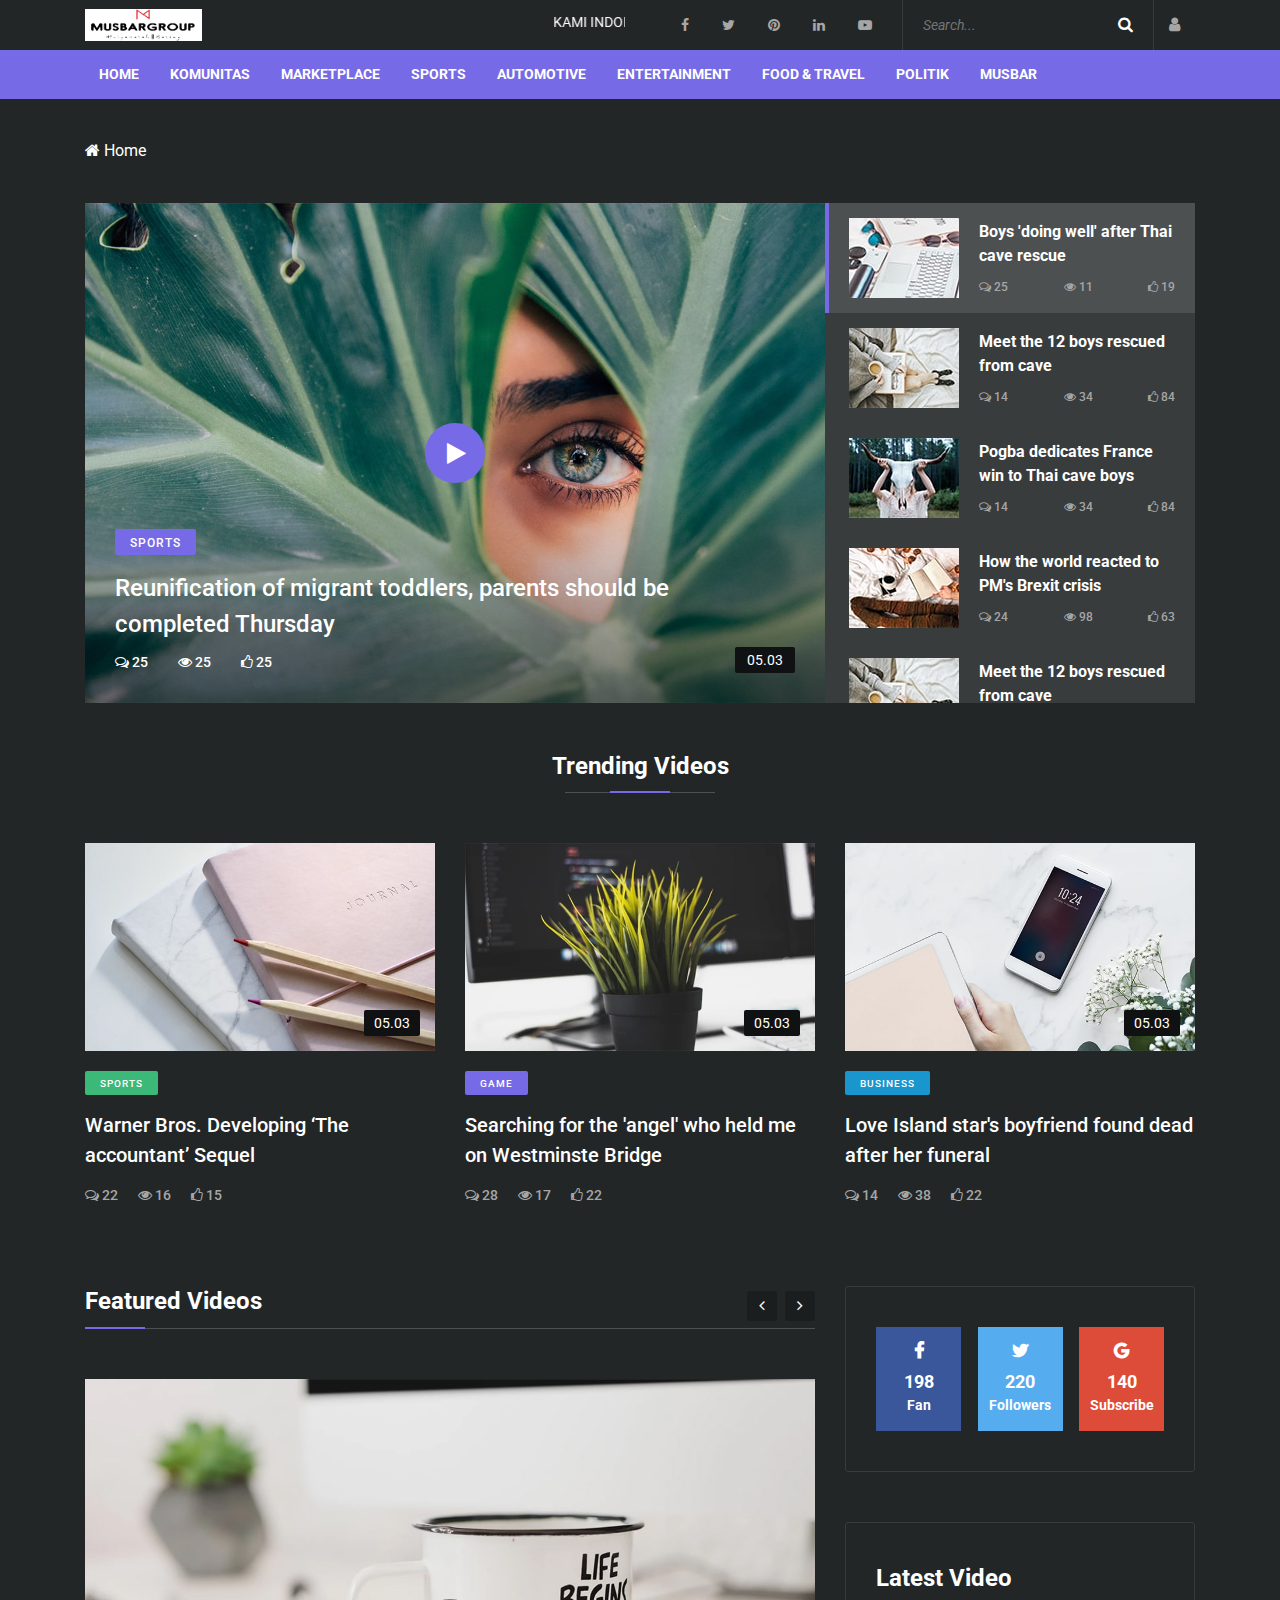
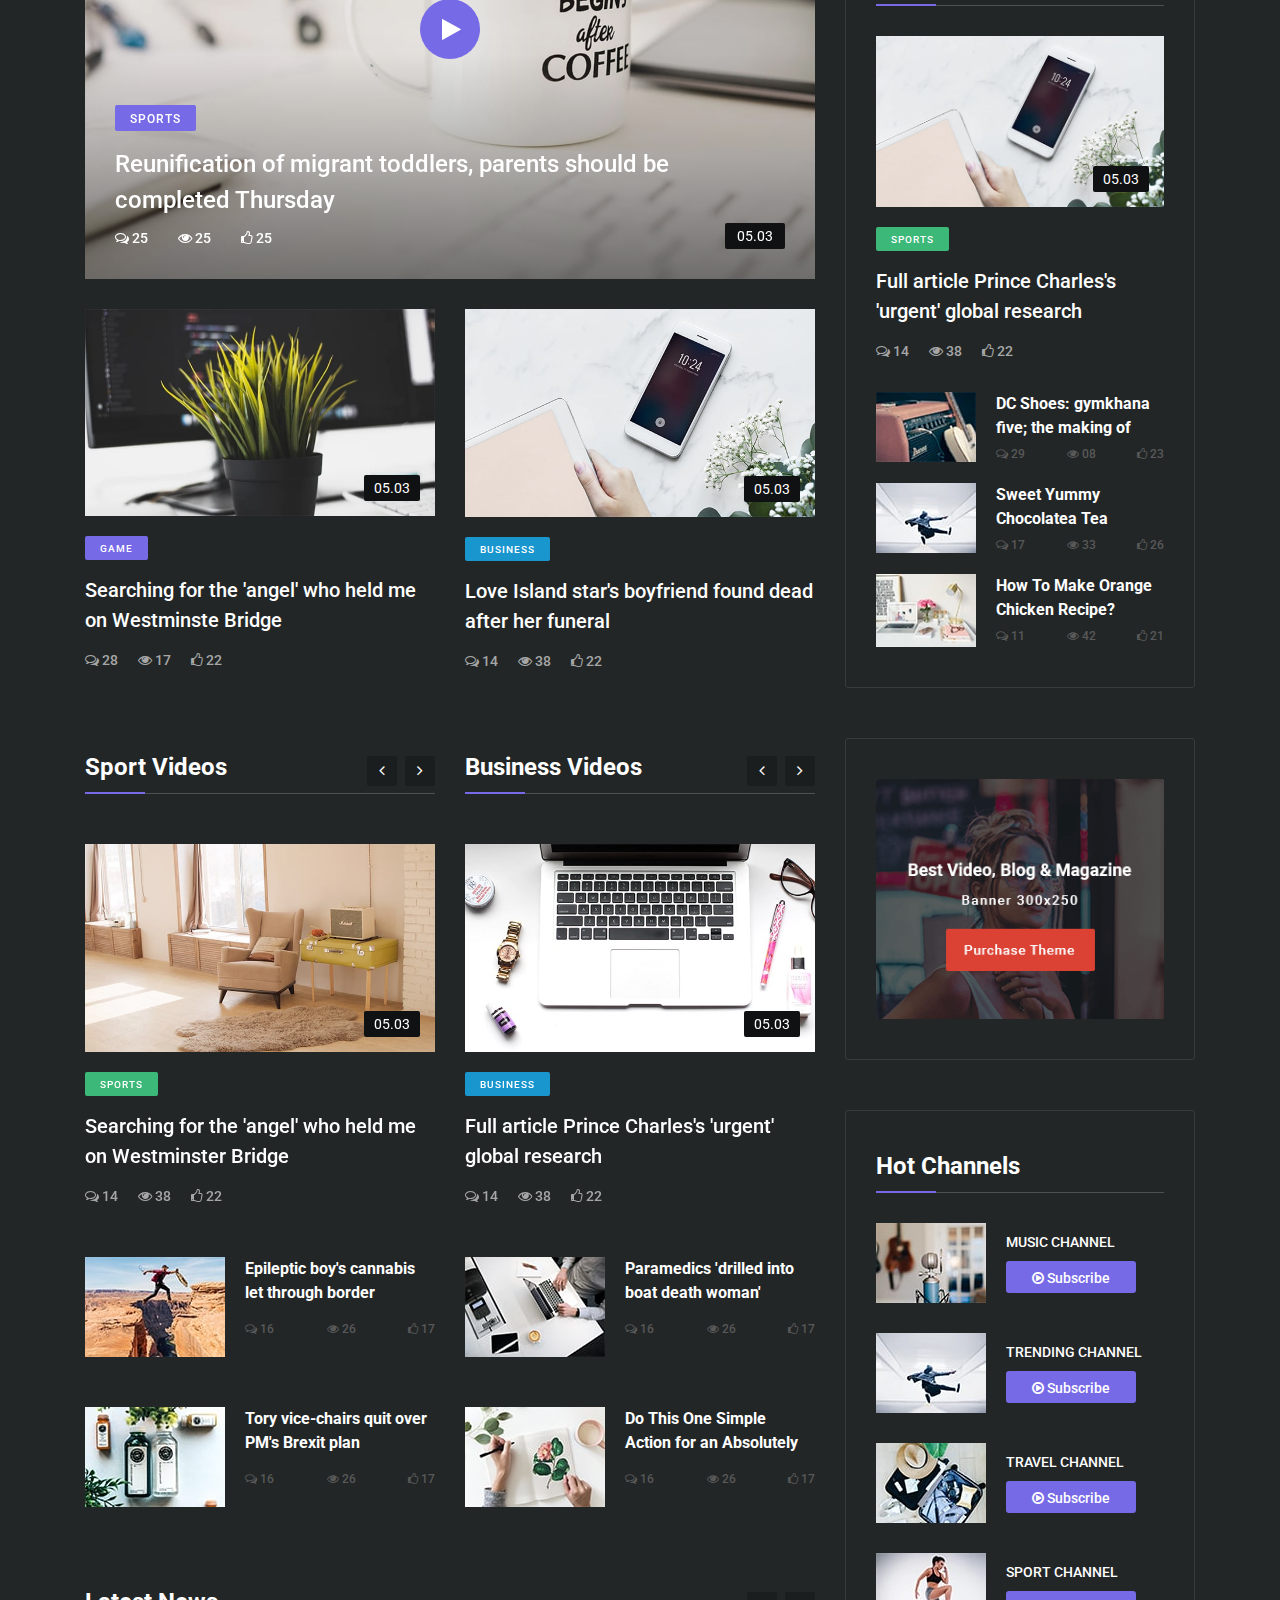
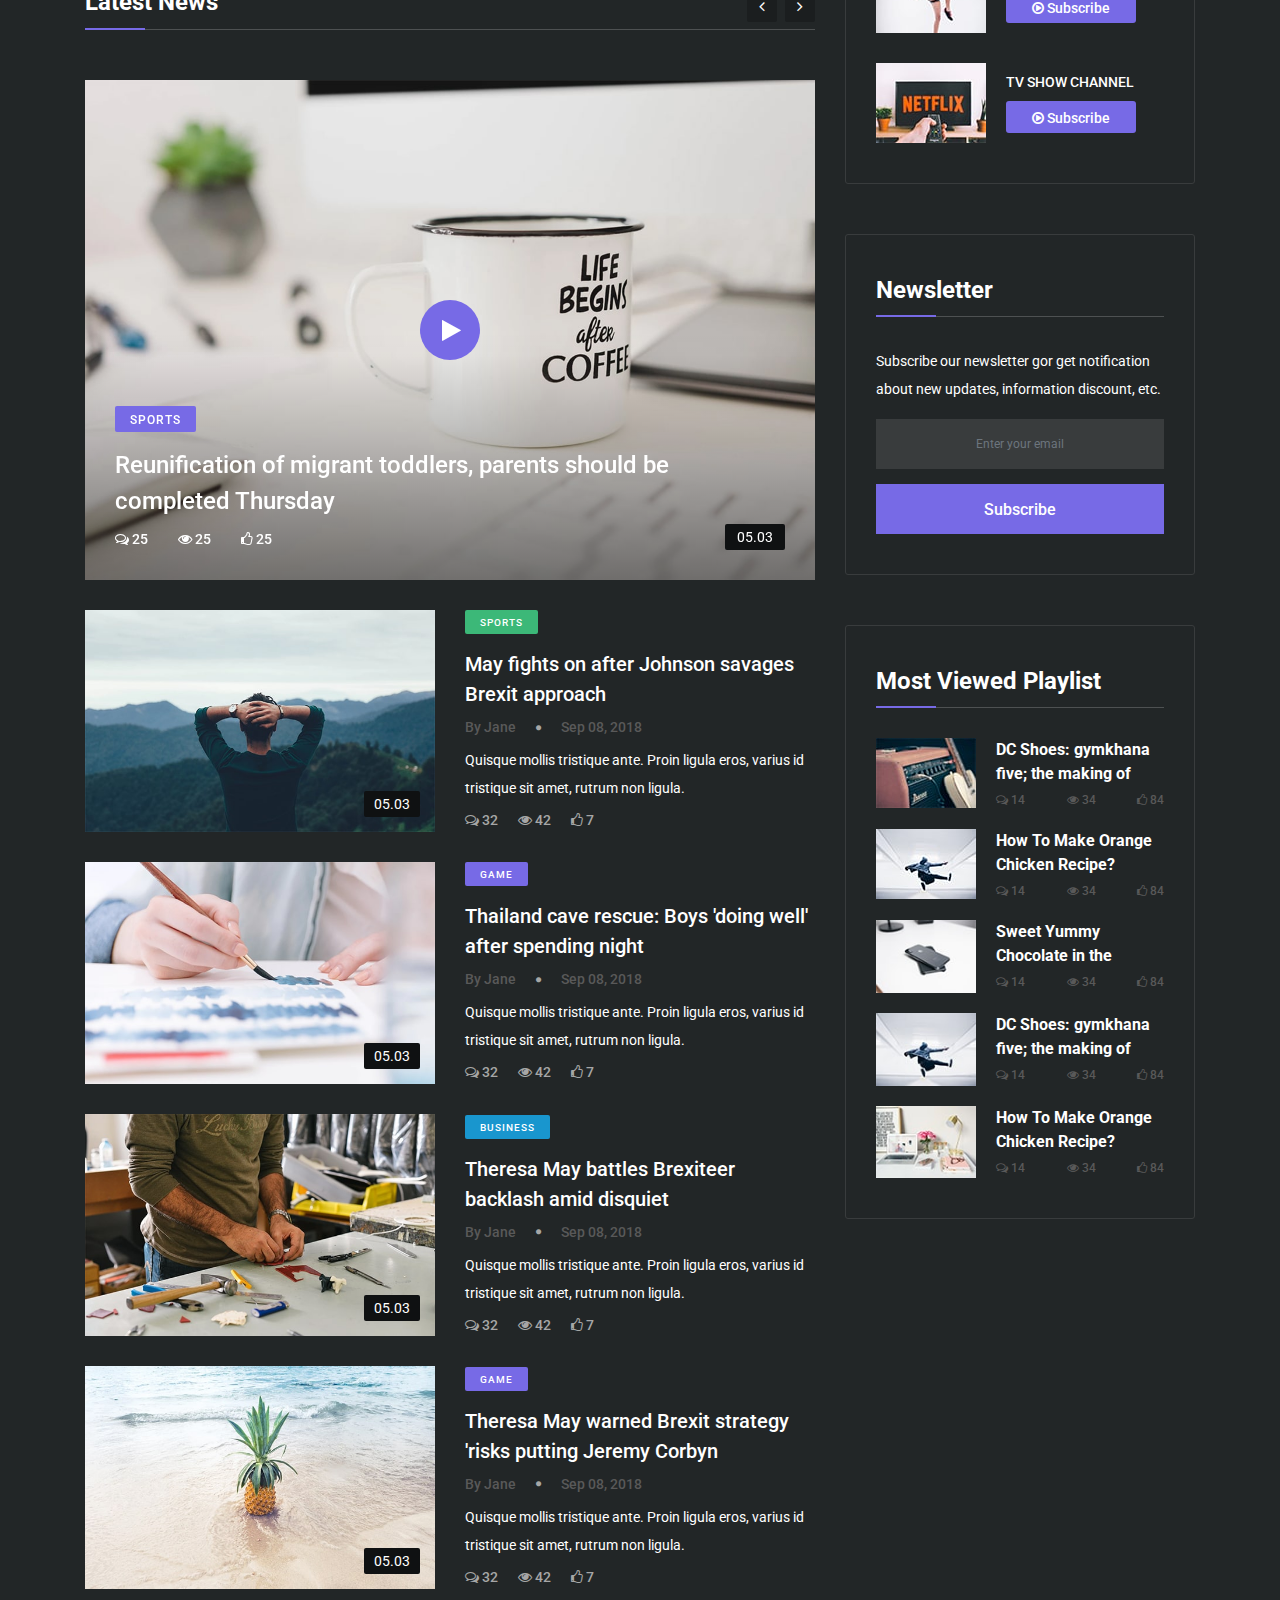
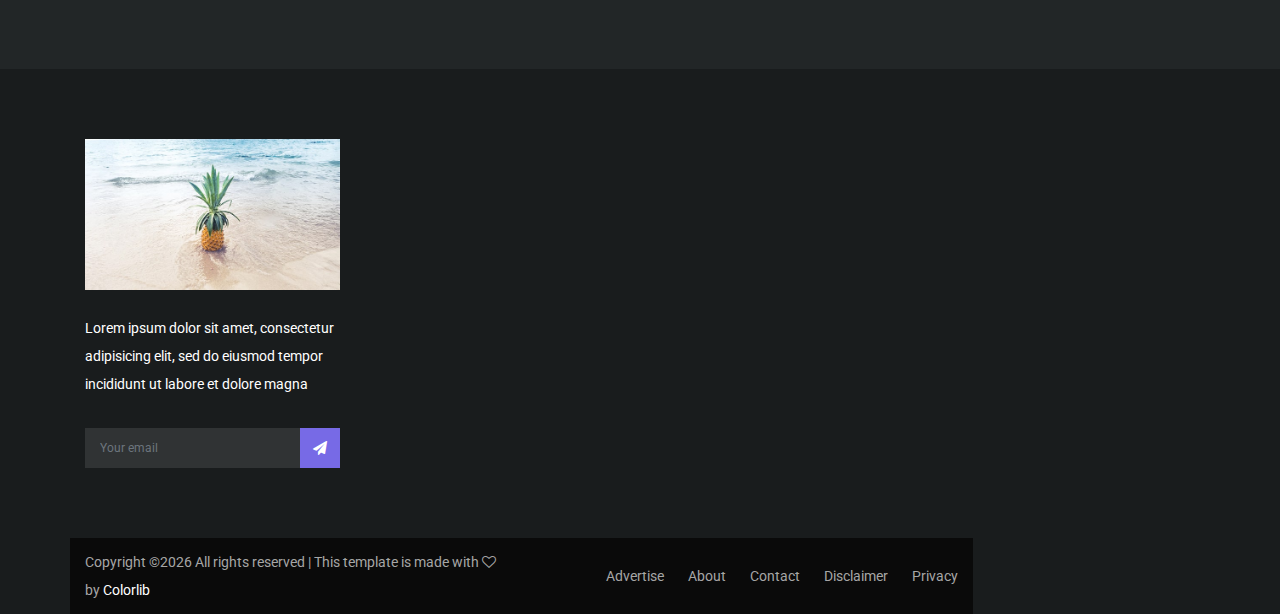
<file: index.html>
<!DOCTYPE html>
<html lang="en">

<head>
    <meta charset="UTF-8">
    <meta name="description" content="">
    <meta http-equiv="X-UA-Compatible" content="IE=edge">
    <meta name="viewport" content="width=device-width, initial-scale=1, shrink-to-fit=no">
    <!-- The above 4 meta tags *must* come first in the head; any other head content must come *after* these tags -->

    <!-- Title -->
    <title>MUSBAR - MUSAYARAH BARENG</title>

    <!-- Favicon -->
    <link rel="icon" href="img/core-img/favicon.ico">

    <!-- Stylesheet -->
    <link rel="stylesheet" href="style.css">

</head>

<body>
    <!-- Preloader -->
    <div class="preloader d-flex align-items-center justify-content-center">
        <div class="lds-ellipsis">
            <div></div>
            <div></div>
            <div></div>
            <div></div>
        </div>
    </div>

    <!-- ##### Header Area Start ##### -->
    <header class="header-area">
        <!-- Top Header Area -->
        <div class="top-header-area">
            <div class="container">
                <div class="row align-items-center">
                    <div class="col-12 col-md-6">
                        <!-- Breaking News Widget -->
                        <div class="breaking-news-area d-flex align-items-center">
                            
                            <div class="news-title">
                                <ul>
                                    <a href="index.html" class="nav-brand"><img src="img/core-img/logo.png" alt=""></a> 
                                </ul>
                            </div>
                        <div id="breakingNewsTicker" class="ticker">
                    <marquee>KAMI INDONESIA</marquee>
                </div>
            </div>
        </div>
                    <div class="col-12 col-md-6">
                        <div class="top-meta-data d-flex align-items-center justify-content-end">
                            <!-- Top Social Info -->
                            <div class="top-social-info">
                                <a href="#"><i class="fa fa-facebook"></i></a>
                                <a href="#"><i class="fa fa-twitter"></i></a>
                                <a href="#"><i class="fa fa-pinterest"></i></a>
                                <a href="#"><i class="fa fa-linkedin"></i></a>
                                <a href="#"><i class="fa fa-youtube-play"></i></a>
                            </div>
                            <!-- Top Search Area -->
                            <div class="top-search-area">
                                <form action="index.html" method="post">
                                    <input type="search" name="top-search" id="topSearch" placeholder="Search...">
                                    <button type="submit" class="btn"><i class="fa fa-search" aria-hidden="true"></i></button>
                                </form>
                            </div>
                            <!-- Login -->
                            <a href="login.php" class="login-btn"><i class="fa fa-user" aria-hidden="true"></i></a>
                        </div>
                    </div>
                </div>
            </div>
        </div>

        <!-- Navbar Area -->


                        <!-- Nav Start -->
                        <html>
                        <head>
                        <meta name="viewport" content="width=device-width, initial-scale=1">
                        <body>
                        <div class="musbar-main-menu" id="sticker">
                        <div class="classy-nav-container breakpoint-off">
                        <div class="container">
                            <div class="row">
                        <!-- Navbar Toggler -->

                       

                        </div>
                        <div class="scrollmenu" >
                        <a href="index.html" class="font-weight-bold">HOME</a>
                        <a href="komunitas.html" class="font-weight-bold">KOMUNITAS</a>
                        <a href="market.htlm" class="font-weight-bold">MARKETPLACE</a>
                        <a href="sports.php" class="font-weight-bold">SPORTS</a>
                        <a href="#" class="font-weight-bold">AUTOMOTIVE</a>
                        <a href="#" class="font-weight-bold">ENTERTAINMENT</a>
                        <a href="#" class="font-weight-bold">FOOD & TRAVEL</a>
                        <a href="#" class="font-weight-bold">POLITIK</a>
                        <a href="#" class="font-weight-bold">MUSBAR</a>
                        </div>
                        </body>
                        </html>
                            <!-- Nav End -->
                        </div>
                    </nav>
                </div>
            </header>

    <!-- ##### Header Area End ##### -->

   <!-- ##### Breadcrumb Area Start ##### -->
    <div class="musbar-breadcrumb">
        <div class="container">
            <div class="row">
                <div class="col-12">
                    <nav aria-label="breadcrumb">
                        <ol class="breadcrumb">
                            <li class="breadcrumb-item"><a href="#"><i class="fa fa-home" aria-hidden="true"></i> Home</a></li>
                        </ol>
                    </nav>
                </div>
            </div>
        </div>
    </div>
    <!-- ##### Breadcrumb Area End ##### -->


    <!-- ##### Hero Area Start ##### -->
    <section class="hero--area section-padding-30">
        <div class="container">
            <div class="row no-gutters">
                <div class="col-12 col-md-7 col-lg-8">
                    <div class="tab-content">
                        <div class="tab-pane fade show active" id="post-1" role="tabpanel" aria-labelledby="post-1-tab">
                            <!-- Single Feature Post -->
                            <div class="single-feature-post video-post bg-img" style="background-image: url(img/bg-img/7.jpg);">
                                <!-- Play Button -->
                                <a href="video-post.html" class="btn play-btn"><i class="fa fa-play" aria-hidden="true"></i></a>

                                <!-- Post Content -->
                                <div class="post-content">
                                    <a href="#" class="post-cata">Sports</a>

                                    <a href="single-post.html" class="post-title">Reunification of migrant toddlers, parents should be completed Thursday</a>
                                    <div class="post-meta d-flex">
                                        <a href="#"><i class="fa fa-comments-o" aria-hidden="true"></i> 25</a>
                                        <a href="#"><i class="fa fa-eye" aria-hidden="true"></i> 25</a>
                                        <a href="#"><i class="fa fa-thumbs-o-up" aria-hidden="true"></i> 25</a>
                                    </div>
                                </div>

                                <!-- Video Duration -->
                                <span class="video-duration">05.03</span>
                            </div>
                        </div>
                        <div class="tab-pane fade" id="post-2" role="tabpanel" aria-labelledby="post-2-tab">
                            <!-- Single Feature Post -->
                            <div class="single-feature-post video-post bg-img" style="background-image: url(img/bg-img/8.jpg);">
                                <!-- Play Button -->
                                <a href="video-post.html" class="btn play-btn"><i class="fa fa-play" aria-hidden="true"></i></a>

                                <!-- Post Content -->
                                <div class="post-content">
                                    <a href="#" class="post-cata">Sports</a>
                                    <a href="single-post.html" class="post-title">Reunification of migrant toddlers, parents should be completed Thursday</a>
                                    <div class="post-meta d-flex">
                                        <a href="#"><i class="fa fa-comments-o" aria-hidden="true"></i> 25</a>
                                        <a href="#"><i class="fa fa-eye" aria-hidden="true"></i> 25</a>
                                        <a href="#"><i class="fa fa-thumbs-o-up" aria-hidden="true"></i> 25</a>
                                    </div>
                                </div>

                                <!-- Video Duration -->
                                <span class="video-duration">05.03</span>
                            </div>
                        </div>
                        <div class="tab-pane fade" id="post-3" role="tabpanel" aria-labelledby="post-3-tab">
                            <!-- Single Feature Post -->
                            <div class="single-feature-post video-post bg-img" style="background-image: url(img/bg-img/9.jpg);">
                                <!-- Play Button -->
                                <a href="video-post.html" class="btn play-btn"><i class="fa fa-play" aria-hidden="true"></i></a>

                                <!-- Post Content -->
                                <div class="post-content">
                                    <a href="#" class="post-cata">Sports</a>
                                    <a href="single-post.html" class="post-title">Reunification of migrant toddlers, parents should be completed Thursday</a>
                                    <div class="post-meta d-flex">
                                        <a href="#"><i class="fa fa-comments-o" aria-hidden="true"></i> 25</a>
                                        <a href="#"><i class="fa fa-eye" aria-hidden="true"></i> 25</a>
                                        <a href="#"><i class="fa fa-thumbs-o-up" aria-hidden="true"></i> 25</a>
                                    </div>
                                </div>

                                <!-- Video Duration -->
                                <span class="video-duration">05.03</span>
                            </div>
                        </div>

                        <div class="tab-pane fade" id="post-4" role="tabpanel" aria-labelledby="post-4-tab">
                            <!-- Single Feature Post -->
                            <div class="single-feature-post video-post bg-img" style="background-image: url(img/bg-img/10.jpg);">
                                <!-- Play Button -->
                                <a href="video-post.html" class="btn play-btn"><i class="fa fa-play" aria-hidden="true"></i></a>

                                <!-- Post Content -->
                                <div class="post-content">
                                    <a href="#" class="post-cata">Sports</a>
                                    <a href="single-post.html" class="post-title">Reunification of migrant toddlers, parents should be completed Thursday</a>
                                    <div class="post-meta d-flex">
                                        <a href="#"><i class="fa fa-comments-o" aria-hidden="true"></i> 25</a>
                                        <a href="#"><i class="fa fa-eye" aria-hidden="true"></i> 25</a>
                                        <a href="#"><i class="fa fa-thumbs-o-up" aria-hidden="true"></i> 25</a>
                                    </div>
                                </div>

                                <!-- Video Duration -->
                                <span class="video-duration">05.03</span>
                            </div>
                        </div>

                        <div class="tab-pane fade" id="post-5" role="tabpanel" aria-labelledby="post-5-tab">
                            <!-- Single Feature Post -->
                            <div class="single-feature-post video-post bg-img" style="background-image: url(img/bg-img/7.jpg);">
                                <!-- Play Button -->
                                <a href="video-post.html" class="btn play-btn"><i class="fa fa-play" aria-hidden="true"></i></a>

                                <!-- Post Content -->
                                <div class="post-content">
                                    <a href="#" class="post-cata">Sports</a>
                                    <a href="single-post.html" class="post-title">Reunification of migrant toddlers, parents should be completed Thursday</a>
                                    <div class="post-meta d-flex">
                                        <a href="#"><i class="fa fa-comments-o" aria-hidden="true"></i> 25</a>
                                        <a href="#"><i class="fa fa-eye" aria-hidden="true"></i> 25</a>
                                        <a href="#"><i class="fa fa-thumbs-o-up" aria-hidden="true"></i> 25</a>
                                    </div>
                                </div>

                                <!-- Video Duration -->
                                <span class="video-duration">05.03</span>
                            </div>
                        </div>

                        <div class="tab-pane fade" id="post-6" role="tabpanel" aria-labelledby="post-6-tab">
                            <!-- Single Feature Post -->
                            <div class="single-feature-post video-post bg-img" style="background-image: url(img/bg-img/10.jpg);">
                                <!-- Play Button -->
                                <a href="video-post.html" class="btn play-btn"><i class="fa fa-play" aria-hidden="true"></i></a>

                                <!-- Post Content -->
                                <div class="post-content">
                                    <a href="#" class="post-cata">Sports</a>
                                    <a href="single-post.html" class="post-title">Reunification of migrant toddlers, parents should be completed Thursday</a>
                                    <div class="post-meta d-flex">
                                        <a href="#"><i class="fa fa-comments-o" aria-hidden="true"></i> 25</a>
                                        <a href="#"><i class="fa fa-eye" aria-hidden="true"></i> 25</a>
                                        <a href="#"><i class="fa fa-thumbs-o-up" aria-hidden="true"></i> 25</a>
                                    </div>
                                </div>

                                <!-- Video Duration -->
                                <span class="video-duration">05.03</span>
                            </div>
                        </div>

                        <div class="tab-pane fade" id="post-7" role="tabpanel" aria-labelledby="post-7-tab">
                            <!-- Single Feature Post -->
                            <div class="single-feature-post video-post bg-img" style="background-image: url(img/bg-img/7.jpg);">
                                <!-- Play Button -->
                                <a href="https://www.youtube.com/watch?v=Fo5iAEZZ7sc" class="btn play-btn"><i class="fa fa-play" aria-hidden="true"></i></a>

                                <!-- Post Content -->
                                <div class="post-content">
                                    <a href="#" class="post-cata">Sports</a>
                                    <a href="https://www.youtube.com/watch?v=Fo5iAEZZ7sc" class="post-title">Reunification of migrant toddlers, parents should be completed Thursday</a>
                                    <div class="post-meta d-flex">
                                        <a href="#"><i class="fa fa-comments-o" aria-hidden="true"></i> 25</a>
                                        <a href="#"><i class="fa fa-eye" aria-hidden="true"></i> 25</a>
                                        <a href="#"><i class="fa fa-thumbs-o-up" aria-hidden="true"></i> 25</a>
                                    </div>
                                </div>

                                <!-- Video Duration -->
                                <span class="video-duration">05.03</span>
                            </div>
                        </div>
                    </div>
                </div>

                <div class="col-12 col-md-5 col-lg-4">
                    <ul class="nav musbar-nav-tab" role="tablist">

                        <li class="nav-item">
                            <a class="nav-link active" id="post-1-tab" data-toggle="pill" href="#post-1" role="tab" aria-controls="post-1" aria-selected="true">
                                <!-- Single Blog Post -->
                                <div class="single-blog-post style-2 d-flex align-items-center">
                                    <div class="post-thumbnail">
                                        <img src="img/bg-img/3.jpg" alt="">
                                    </div>
                                    <div class="post-content">
                                        <h6 class="post-title">Boys 'doing well' after Thai cave rescue</h6>
                                        <div class="post-meta d-flex justify-content-between">
                                            <span><i class="fa fa-comments-o" aria-hidden="true"></i> 25</span>
                                            <span><i class="fa fa-eye" aria-hidden="true"></i> 11</span>
                                            <span><i class="fa fa-thumbs-o-up" aria-hidden="true"></i> 19</span>
                                        </div>
                                    </div>
                                </div>
                            </a>
                        </li>

                        <li class="nav-item">
                            <a class="nav-link" id="post-2-tab" data-toggle="pill" href="#post-2" role="tab" aria-controls="post-2" aria-selected="false">
                                <!-- Single Blog Post -->
                                <div class="single-blog-post style-2 d-flex align-items-center">
                                    <div class="post-thumbnail">
                                        <img src="img/bg-img/4.jpg" alt="">
                                    </div>
                                    <div class="post-content">
                                        <h6 class="post-title">Meet the 12 boys rescued from cave</h6>
                                        <div class="post-meta d-flex justify-content-between">
                                            <span><i class="fa fa-comments-o" aria-hidden="true"></i> 14</span>
                                            <span><i class="fa fa-eye" aria-hidden="true"></i> 34</span>
                                            <span><i class="fa fa-thumbs-o-up" aria-hidden="true"></i> 84</span>
                                        </div>
                                    </div>
                                </div>
                            </a>
                        </li>

                        <li class="nav-item">
                            <a class="nav-link" id="post-3-tab" data-toggle="pill" href="#post-3" role="tab" aria-controls="post-3" aria-selected="false">
                                <!-- Single Blog Post -->
                                <div class="single-blog-post style-2 d-flex align-items-center">
                                    <div class="post-thumbnail">
                                        <img src="img/bg-img/5.jpg" alt="">
                                    </div>
                                    <div class="post-content">
                                        <h6 class="post-title">Pogba dedicates France win to Thai cave boys</h6>
                                        <div class="post-meta d-flex justify-content-between">
                                            <span><i class="fa fa-comments-o" aria-hidden="true"></i> 14</span>
                                            <span><i class="fa fa-eye" aria-hidden="true"></i> 34</span>
                                            <span><i class="fa fa-thumbs-o-up" aria-hidden="true"></i> 84</span>
                                        </div>
                                    </div>
                                </div>
                            </a>
                        </li>

                        <li class="nav-item">
                            <a class="nav-link" id="post-4-tab" data-toggle="pill" href="#post-4" role="tab" aria-controls="post-4" aria-selected="false">
                                <!-- Single Blog Post -->
                                <div class="single-blog-post style-2 d-flex align-items-center">
                                    <div class="post-thumbnail">
                                        <img src="img/bg-img/6.jpg" alt="">
                                    </div>
                                    <div class="post-content">
                                        <h6 class="post-title">How the world reacted to PM's Brexit crisis</h6>
                                        <div class="post-meta d-flex justify-content-between">
                                            <span><i class="fa fa-comments-o" aria-hidden="true"></i> 24</span>
                                            <span><i class="fa fa-eye" aria-hidden="true"></i> 98</span>
                                            <span><i class="fa fa-thumbs-o-up" aria-hidden="true"></i> 63</span>
                                        </div>
                                    </div>
                                </div>
                            </a>
                        </li>

                        <li class="nav-item">
                            <a class="nav-link" id="post-5-tab" data-toggle="pill" href="#post-5" role="tab" aria-controls="post-5" aria-selected="false">
                                <!-- Single Blog Post -->
                                <div class="single-blog-post style-2 d-flex align-items-center">
                                    <div class="post-thumbnail">
                                        <img src="img/bg-img/4.jpg" alt="">
                                    </div>
                                    <div class="post-content">
                                        <h6 class="post-title">Meet the 12 boys rescued from cave</h6>
                                        <div class="post-meta d-flex justify-content-between">
                                            <span><i class="fa fa-comments-o" aria-hidden="true"></i> 14</span>
                                            <span><i class="fa fa-eye" aria-hidden="true"></i> 34</span>
                                            <span><i class="fa fa-thumbs-o-up" aria-hidden="true"></i> 84</span>
                                        </div>
                                    </div>
                                </div>
                            </a>
                        </li>

                        <li class="nav-item">
                            <a class="nav-link" id="post-6-tab" data-toggle="pill" href="#post-6" role="tab" aria-controls="post-6" aria-selected="false">
                                <!-- Single Blog Post -->
                                <div class="single-blog-post style-2 d-flex align-items-center">
                                    <div class="post-thumbnail">
                                        <img src="img/bg-img/6.jpg" alt="">
                                    </div>
                                    <div class="post-content">
                                        <h6 class="post-title">How the world reacted to PM's Brexit crisis</h6>
                                        <div class="post-meta d-flex justify-content-between">
                                            <span><i class="fa fa-comments-o" aria-hidden="true"></i> 24</span>
                                            <span><i class="fa fa-eye" aria-hidden="true"></i> 98</span>
                                            <span><i class="fa fa-thumbs-o-up" aria-hidden="true"></i> 63</span>
                                        </div>
                                    </div>
                                </div>
                            </a>
                        </li>

                        <li class="nav-item">
                            <a class="nav-link" id="post-7-tab" data-toggle="pill" href="#post-7" role="tab" aria-controls="post-7" aria-selected="false">
                                <!-- Single Blog Post -->
                                <div class="single-blog-post style-2 d-flex align-items-center">
                                    <div class="post-thumbnail">
                                        <img src="img/bg-img/4.jpg" alt="">
                                    </div>
                                    <div class="post-content">
                                        <h6 class="post-title">Meet the 12 boys rescued from cave</h6>
                                        <div class="post-meta d-flex justify-content-between">
                                            <span><i class="fa fa-comments-o" aria-hidden="true"></i> 14</span>
                                            <span><i class="fa fa-eye" aria-hidden="true"></i> 34</span>
                                            <span><i class="fa fa-thumbs-o-up" aria-hidden="true"></i> 84</span>
                                        </div>
                                    </div>
                                </div>
                            </a>
                        </li>

                    </ul>
                </div>
            </div>
        </div>
    </section>
    <!-- ##### Hero Area End ##### -->

    <!-- ##### Trending Posts Area Start ##### -->
    <section class="trending-posts-area mt-5">
        <div class="container">
            <div class="row">
                <div class="col-12">
                    <!-- Section Heading -->
                    <div class="section-heading">
                        <h4>Trending Videos</h4>
                        <div class="line"></div>
                    </div>
                </div>
            </div>

            <div class="row">
                <!-- Single Blog Post -->
                <div class="col-12 col-md-4">
                    <div class="single-post-area mb-80">
                        <!-- Post Thumbnail -->
                        <div class="post-thumbnail">
                            <img src="img/bg-img/11.jpg" alt="">

                            <!-- Video Duration -->
                            <span class="video-duration">05.03</span>
                        </div>

                        <!-- Post Content -->
                        <div class="post-content">
                            <a href="#" class="post-cata cata-sm cata-success">Sports</a>
                            <a href="single-post.html" class="post-title">Warner Bros. Developing ‘The accountant’ Sequel</a>
                            <div class="post-meta d-flex">
                                <a href="#"><i class="fa fa-comments-o" aria-hidden="true"></i> 22</a>
                                <a href="#"><i class="fa fa-eye" aria-hidden="true"></i> 16</a>
                                <a href="#"><i class="fa fa-thumbs-o-up" aria-hidden="true"></i> 15</a>
                            </div>
                        </div>
                    </div>
                </div>

                <!-- Single Blog Post -->
                <div class="col-12 col-md-4">
                    <div class="single-post-area mb-80">
                        <!-- Post Thumbnail -->
                        <div class="post-thumbnail">
                            <img src="img/bg-img/12.jpg" alt="">

                            <!-- Video Duration -->
                            <span class="video-duration">05.03</span>
                        </div>

                        <!-- Post Content -->
                        <div class="post-content">
                            <a href="#" class="post-cata cata-sm cata-danger">Game</a>
                            <a href="single-post.html" class="post-title">Searching for the 'angel' who held me on Westminste Bridge</a>
                            <div class="post-meta d-flex">
                                <a href="#"><i class="fa fa-comments-o" aria-hidden="true"></i> 28</a>
                                <a href="#"><i class="fa fa-eye" aria-hidden="true"></i> 17</a>
                                <a href="#"><i class="fa fa-thumbs-o-up" aria-hidden="true"></i> 22</a>
                            </div>
                        </div>
                    </div>
                </div>

                <!-- Single Blog Post -->
                <div class="col-12 col-md-4">
                    <div class="single-post-area mb-80">
                        <!-- Post Thumbnail -->
                        <div class="post-thumbnail">
                            <img src="img/bg-img/13.jpg" alt="">

                            <!-- Video Duration -->
                            <span class="video-duration">05.03</span>
                        </div>

                        <!-- Post Content -->
                        <div class="post-content">
                            <a href="#" class="post-cata cata-sm cata-primary">Business</a>
                            <a href="single-post.html" class="post-title">Love Island star's boyfriend found dead after her funeral</a>
                            <div class="post-meta d-flex">
                                <a href="#"><i class="fa fa-comments-o" aria-hidden="true"></i> 14</a>
                                <a href="#"><i class="fa fa-eye" aria-hidden="true"></i> 38</a>
                                <a href="#"><i class="fa fa-thumbs-o-up" aria-hidden="true"></i> 22</a>
                            </div>
                        </div>
                    </div>
                </div>
            </div>

        </div>
    </section>
    <!-- ##### Trending Posts Area End ##### -->

    <!-- ##### musbar Post Area Start ##### -->
    <section class="musbar-post-area mb-50">
        <div class="container">
            <div class="row">
                <div class="col-12 col-md-7 col-lg-8">
                    <div class="all-posts-area">
                        <!-- Section Heading -->
                        <div class="section-heading style-2">
                            <h4>Featured Videos</h4>
                            <div class="line"></div>
                        </div>

                        <!-- Featured Post Slides -->
                        <div class="featured-post-slides owl-carousel mb-30">
                            <!-- Single Feature Post -->
                            <div class="single-feature-post video-post bg-img" style="background-image: url(img/bg-img/14.jpg);">
                                <!-- Play Button -->
                                <a href="video-post.html" class="btn play-btn"><i class="fa fa-play" aria-hidden="true"></i></a>

                                <!-- Post Content -->
                                <div class="post-content">
                                    <a href="#" class="post-cata">Sports</a>
                                    <a href="single-post.html" class="post-title">Reunification of migrant toddlers, parents should be completed Thursday</a>
                                    <div class="post-meta d-flex">
                                        <a href="#"><i class="fa fa-comments-o" aria-hidden="true"></i> 25</a>
                                        <a href="#"><i class="fa fa-eye" aria-hidden="true"></i> 25</a>
                                        <a href="#"><i class="fa fa-thumbs-o-up" aria-hidden="true"></i> 25</a>
                                    </div>
                                </div>

                                <!-- Video Duration -->
                                <span class="video-duration">05.03</span>
                            </div>

                            <!-- Single Feature Post -->
                            <div class="single-feature-post video-post bg-img" style="background-image: url(img/bg-img/7.jpg);">
                                <!-- Play Button -->
                                <a href="video-post.html" class="btn play-btn"><i class="fa fa-play" aria-hidden="true"></i></a>

                                <!-- Post Content -->
                                <div class="post-content">
                                    <a href="#" class="post-cata">Sports</a>
                                    <a href="single-post.html" class="post-title">Reunification of migrant toddlers, parents should be completed Thursday</a>
                                    <div class="post-meta d-flex">
                                        <a href="#"><i class="fa fa-comments-o" aria-hidden="true"></i> 25</a>
                                        <a href="#"><i class="fa fa-eye" aria-hidden="true"></i> 25</a>
                                        <a href="#"><i class="fa fa-thumbs-o-up" aria-hidden="true"></i> 25</a>
                                    </div>
                                </div>

                                <!-- Video Duration -->
                                <span class="video-duration">05.03</span>
                            </div>
                        </div>

                        <div class="row">
                            <!-- Single Blog Post -->
                            <div class="col-12 col-md-6">
                                <div class="single-post-area mb-80">
                                    <!-- Post Thumbnail -->
                                    <div class="post-thumbnail">
                                        <img src="img/bg-img/12.jpg" alt="">

                                        <!-- Video Duration -->
                                        <span class="video-duration">05.03</span>
                                    </div>

                                    <!-- Post Content -->
                                    <div class="post-content">
                                        <a href="#" class="post-cata cata-sm cata-danger">Game</a>
                                        <a href="single-post.html" class="post-title">Searching for the 'angel' who held me on Westminste Bridge</a>
                                        <div class="post-meta d-flex">
                                            <a href="#"><i class="fa fa-comments-o" aria-hidden="true"></i> 28</a>
                                            <a href="#"><i class="fa fa-eye" aria-hidden="true"></i> 17</a>
                                            <a href="#"><i class="fa fa-thumbs-o-up" aria-hidden="true"></i> 22</a>
                                        </div>
                                    </div>
                                </div>
                            </div>

                            <!-- Single Blog Post -->
                            <div class="col-12 col-md-6">
                                <div class="single-post-area mb-80">
                                    <!-- Post Thumbnail -->
                                    <div class="post-thumbnail">
                                        <img src="img/bg-img/13.jpg" alt="">

                                        <!-- Video Duration -->
                                        <span class="video-duration">05.03</span>
                                    </div>

                                    <!-- Post Content -->
                                    <div class="post-content">
                                        <a href="#" class="post-cata cata-sm cata-primary">Business</a>
                                        <a href="single-post.html" class="post-title">Love Island star's boyfriend found dead after her funeral</a>
                                        <div class="post-meta d-flex">
                                            <a href="#"><i class="fa fa-comments-o" aria-hidden="true"></i> 14</a>
                                            <a href="#"><i class="fa fa-eye" aria-hidden="true"></i> 38</a>
                                            <a href="#"><i class="fa fa-thumbs-o-up" aria-hidden="true"></i> 22</a>
                                        </div>
                                    </div>
                                </div>
                            </div>
                        </div>

                        <div class="row">
                            <div class="col-12 col-lg-6">
                                <!-- Section Heading -->
                                <div class="section-heading style-2">
                                    <h4>Sport Videos</h4>
                                    <div class="line"></div>
                                </div>

                                <!-- Sports Video Slides -->
                                <div class="sport-video-slides owl-carousel mb-50">
                                    <!-- Single Blog Post -->
                                    <div class="single-post-area">
                                        <!-- Post Thumbnail -->
                                        <div class="post-thumbnail">
                                            <img src="img/bg-img/15.jpg" alt="">

                                            <!-- Video Duration -->
                                            <span class="video-duration">05.03</span>
                                        </div>

                                        <!-- Post Content -->
                                        <div class="post-content">
                                            <a href="#" class="post-cata cata-sm cata-success">Sports</a>
                                            <a href="single-post.html" class="post-title">Searching for the 'angel' who held me on Westminster Bridge</a>
                                            <div class="post-meta d-flex">
                                                <a href="#"><i class="fa fa-comments-o" aria-hidden="true"></i> 14</a>
                                                <a href="#"><i class="fa fa-eye" aria-hidden="true"></i> 38</a>
                                                <a href="#"><i class="fa fa-thumbs-o-up" aria-hidden="true"></i> 22</a>
                                            </div>
                                        </div>
                                    </div>

                                    <!-- Single Blog Post -->
                                    <div class="single-post-area">
                                        <!-- Post Thumbnail -->
                                        <div class="post-thumbnail">
                                            <img src="img/bg-img/13.jpg" alt="">

                                            <!-- Video Duration -->
                                            <span class="video-duration">05.03</span>
                                        </div>

                                        <!-- Post Content -->
                                        <div class="post-content">
                                            <a href="#" class="post-cata cata-sm cata-success">Sports</a>
                                            <a href="single-post.html" class="post-title">Searching for the 'angel' who held me on Westminster Bridge</a>
                                            <div class="post-meta d-flex">
                                                <a href="#"><i class="fa fa-comments-o" aria-hidden="true"></i> 14</a>
                                                <a href="#"><i class="fa fa-eye" aria-hidden="true"></i> 38</a>
                                                <a href="#"><i class="fa fa-thumbs-o-up" aria-hidden="true"></i> 22</a>
                                            </div>
                                        </div>
                                    </div>
                                </div>
                            </div>

                            <div class="col-12 col-lg-6">
                                <!-- Section Heading -->
                                <div class="section-heading style-2">
                                    <h4>Business Videos</h4>
                                    <div class="line"></div>
                                </div>

                                <!-- Business Video Slides -->
                                <div class="business-video-slides owl-carousel mb-50">
                                    <!-- Single Blog Post -->
                                    <div class="single-post-area">
                                        <!-- Post Thumbnail -->
                                        <div class="post-thumbnail">
                                            <img src="img/bg-img/17.jpg" alt="">

                                            <!-- Video Duration -->
                                            <span class="video-duration">05.03</span>
                                        </div>

                                        <!-- Post Content -->
                                        <div class="post-content">
                                            <a href="#" class="post-cata cata-sm cata-primary">Business</a>
                                            <a href="single-post.html" class="post-title">Full article Prince Charles's 'urgent' global research</a>
                                            <div class="post-meta d-flex">
                                                <a href="#"><i class="fa fa-comments-o" aria-hidden="true"></i> 14</a>
                                                <a href="#"><i class="fa fa-eye" aria-hidden="true"></i> 38</a>
                                                <a href="#"><i class="fa fa-thumbs-o-up" aria-hidden="true"></i> 22</a>
                                            </div>
                                        </div>
                                    </div>

                                    <!-- Single Blog Post -->
                                    <div class="single-post-area">
                                        <!-- Post Thumbnail -->
                                        <div class="post-thumbnail">
                                            <img src="img/bg-img/13.jpg" alt="">

                                            <!-- Video Duration -->
                                            <span class="video-duration">05.03</span>
                                        </div>

                                        <!-- Post Content -->
                                        <div class="post-content">
                                            <a href="#" class="post-cata cata-sm cata-primary">Business</a>
                                            <a href="single-post.html" class="post-title">Full article Prince Charles's 'urgent' global research</a>
                                            <div class="post-meta d-flex">
                                                <a href="#"><i class="fa fa-comments-o" aria-hidden="true"></i> 14</a>
                                                <a href="#"><i class="fa fa-eye" aria-hidden="true"></i> 38</a>
                                                <a href="#"><i class="fa fa-thumbs-o-up" aria-hidden="true"></i> 22</a>
                                            </div>
                                        </div>
                                    </div>
                                </div>
                            </div>
                        </div>

                        <div class="row mb-30">
                            <!-- Single Blog Post -->
                            <div class="col-12 col-lg-6">
                                <div class="single-blog-post style-3 d-flex mb-50">
                                    <div class="post-thumbnail">
                                        <img src="img/bg-img/16.jpg" alt="">
                                    </div>
                                    <div class="post-content">
                                        <a href="single-post.html" class="post-title">Epileptic boy's cannabis let through border</a>
                                        <div class="post-meta d-flex justify-content-between">
                                            <a href="#"><i class="fa fa-comments-o" aria-hidden="true"></i> 16</a>
                                            <a href="#"><i class="fa fa-eye" aria-hidden="true"></i> 26</a>
                                            <a href="#"><i class="fa fa-thumbs-o-up" aria-hidden="true"></i> 17</a>
                                        </div>
                                    </div>
                                </div>
                            </div>

                            <!-- Single Blog Post -->
                            <div class="col-12 col-lg-6">
                                <div class="single-blog-post style-3 d-flex mb-50">
                                    <div class="post-thumbnail">
                                        <img src="img/bg-img/18.jpg" alt="">
                                    </div>
                                    <div class="post-content">
                                        <a href="single-post.html" class="post-title">Paramedics 'drilled into boat death woman'</a>
                                        <div class="post-meta d-flex justify-content-between">
                                            <a href="#"><i class="fa fa-comments-o" aria-hidden="true"></i> 16</a>
                                            <a href="#"><i class="fa fa-eye" aria-hidden="true"></i> 26</a>
                                            <a href="#"><i class="fa fa-thumbs-o-up" aria-hidden="true"></i> 17</a>
                                        </div>
                                    </div>
                                </div>
                            </div>

                            <!-- Single Blog Post -->
                            <div class="col-12 col-lg-6">
                                <div class="single-blog-post style-3 d-flex mb-50">
                                    <div class="post-thumbnail">
                                        <img src="img/bg-img/19.jpg" alt="">
                                    </div>
                                    <div class="post-content">
                                        <a href="single-post.html" class="post-title">Tory vice-chairs quit over PM's Brexit plan</a>
                                        <div class="post-meta d-flex justify-content-between">
                                            <a href="#"><i class="fa fa-comments-o" aria-hidden="true"></i> 16</a>
                                            <a href="#"><i class="fa fa-eye" aria-hidden="true"></i> 26</a>
                                            <a href="#"><i class="fa fa-thumbs-o-up" aria-hidden="true"></i> 17</a>
                                        </div>
                                    </div>
                                </div>
                            </div>

                            <!-- Single Blog Post -->
                            <div class="col-12 col-lg-6">
                                <div class="single-blog-post style-3 d-flex mb-50">
                                    <div class="post-thumbnail">
                                        <img src="img/bg-img/20.jpg" alt="">
                                    </div>
                                    <div class="post-content">
                                        <a href="single-post.html" class="post-title">Do This One Simple Action for an Absolutely</a>
                                        <div class="post-meta d-flex justify-content-between">
                                            <a href="#"><i class="fa fa-comments-o" aria-hidden="true"></i> 16</a>
                                            <a href="#"><i class="fa fa-eye" aria-hidden="true"></i> 26</a>
                                            <a href="#"><i class="fa fa-thumbs-o-up" aria-hidden="true"></i> 17</a>
                                        </div>
                                    </div>
                                </div>
                            </div>
                        </div>

                        <!-- Section Heading -->
                        <div class="section-heading style-2">
                            <h4>Latest News</h4>
                            <div class="line"></div>
                        </div>

                        <!-- Featured Post Slides -->
                        <div class="featured-post-slides owl-carousel mb-30">
                            <!-- Single Feature Post -->
                            <div class="single-feature-post video-post bg-img" style="background-image: url(img/bg-img/14.jpg);">
                                <!-- Play Button -->
                                <a href="video-post.html" class="btn play-btn"><i class="fa fa-play" aria-hidden="true"></i></a>

                                <!-- Post Content -->
                                <div class="post-content">
                                    <a href="#" class="post-cata">Sports</a>
                                    <a href="single-post.html" class="post-title">Reunification of migrant toddlers, parents should be completed Thursday</a>
                                    <div class="post-meta d-flex">
                                        <a href="#"><i class="fa fa-comments-o" aria-hidden="true"></i> 25</a>
                                        <a href="#"><i class="fa fa-eye" aria-hidden="true"></i> 25</a>
                                        <a href="#"><i class="fa fa-thumbs-o-up" aria-hidden="true"></i> 25</a>
                                    </div>
                                </div>

                                <!-- Video Duration -->
                                <span class="video-duration">05.03</span>
                            </div>

                            <!-- Single Feature Post -->
                            <div class="single-feature-post video-post bg-img" style="background-image: url(img/bg-img/7.jpg);">
                                <!-- Play Button -->
                                <a href="video-post.html" class="btn play-btn"><i class="fa fa-play" aria-hidden="true"></i></a>

                                <!-- Post Content -->
                                <div class="post-content">
                                    <a href="#" class="post-cata">Sports</a>
                                    <a href="single-post.html" class="post-title">Reunification of migrant toddlers, parents should be completed Thursday</a>
                                    <div class="post-meta d-flex">
                                        <a href="#"><i class="fa fa-comments-o" aria-hidden="true"></i> 25</a>
                                        <a href="#"><i class="fa fa-eye" aria-hidden="true"></i> 25</a>
                                        <a href="#"><i class="fa fa-thumbs-o-up" aria-hidden="true"></i> 25</a>
                                    </div>
                                </div>

                                <!-- Video Duration -->
                                <span class="video-duration">05.03</span>
                            </div>
                        </div>

                        <!-- Single Post Area -->
                        <div class="single-post-area mb-30">
                            <div class="row align-items-center">
                                <div class="col-12 col-lg-6">
                                    <!-- Post Thumbnail -->
                                    <div class="post-thumbnail">
                                        <img src="img/bg-img/21.jpg" alt="">

                                        <!-- Video Duration -->
                                        <span class="video-duration">05.03</span>
                                    </div>
                                </div>
                                <div class="col-12 col-lg-6">
                                    <!-- Post Content -->
                                    <div class="post-content mt-0">
                                        <a href="#" class="post-cata cata-sm cata-success">Sports</a>
                                        <a href="single-post.html" class="post-title mb-2">May fights on after Johnson savages Brexit approach</a>
                                        <div class="post-meta d-flex align-items-center mb-2">
                                            <a href="#" class="post-author">By Jane</a>
                                            <i class="fa fa-circle" aria-hidden="true"></i>
                                            <a href="#" class="post-date">Sep 08, 2018</a>
                                        </div>
                                        <p class="mb-2">Quisque mollis tristique ante. Proin ligula eros, varius id tristique sit amet, rutrum non ligula.</p>
                                        <div class="post-meta d-flex">
                                            <a href="#"><i class="fa fa-comments-o" aria-hidden="true"></i> 32</a>
                                            <a href="#"><i class="fa fa-eye" aria-hidden="true"></i> 42</a>
                                            <a href="#"><i class="fa fa-thumbs-o-up" aria-hidden="true"></i> 7</a>
                                        </div>
                                    </div>
                                </div>
                            </div>
                        </div>

                        <!-- Single Post Area -->
                        <div class="single-post-area mb-30">
                            <div class="row align-items-center">
                                <div class="col-12 col-lg-6">
                                    <!-- Post Thumbnail -->
                                    <div class="post-thumbnail">
                                        <img src="img/bg-img/22.jpg" alt="">

                                        <!-- Video Duration -->
                                        <span class="video-duration">05.03</span>
                                    </div>
                                </div>
                                <div class="col-12 col-lg-6">
                                    <!-- Post Content -->
                                    <div class="post-content mt-0">
                                        <a href="#" class="post-cata cata-sm cata-danger">Game</a>
                                        <a href="single-post.html" class="post-title mb-2">Thailand cave rescue: Boys 'doing well' after spending night</a>
                                        <div class="post-meta d-flex align-items-center mb-2">
                                            <a href="#" class="post-author">By Jane</a>
                                            <i class="fa fa-circle" aria-hidden="true"></i>
                                            <a href="#" class="post-date">Sep 08, 2018</a>
                                        </div>
                                        <p class="mb-2">Quisque mollis tristique ante. Proin ligula eros, varius id tristique sit amet, rutrum non ligula.</p>
                                        <div class="post-meta d-flex">
                                            <a href="#"><i class="fa fa-comments-o" aria-hidden="true"></i> 32</a>
                                            <a href="#"><i class="fa fa-eye" aria-hidden="true"></i> 42</a>
                                            <a href="#"><i class="fa fa-thumbs-o-up" aria-hidden="true"></i> 7</a>
                                        </div>
                                    </div>
                                </div>
                            </div>
                        </div>

                        <!-- Single Post Area -->
                        <div class="single-post-area mb-30">
                            <div class="row align-items-center">
                                <div class="col-12 col-lg-6">
                                    <!-- Post Thumbnail -->
                                    <div class="post-thumbnail">
                                        <img src="img/bg-img/23.jpg" alt="">

                                        <!-- Video Duration -->
                                        <span class="video-duration">05.03</span>
                                    </div>
                                </div>
                                <div class="col-12 col-lg-6">
                                    <!-- Post Content -->
                                    <div class="post-content mt-0">
                                        <a href="#" class="post-cata cata-sm cata-primary">Business</a>
                                        <a href="single-post.html" class="post-title mb-2">Theresa May battles Brexiteer backlash amid disquiet</a>
                                        <div class="post-meta d-flex align-items-center mb-2">
                                            <a href="#" class="post-author">By Jane</a>
                                            <i class="fa fa-circle" aria-hidden="true"></i>
                                            <a href="#" class="post-date">Sep 08, 2018</a>
                                        </div>
                                        <p class="mb-2">Quisque mollis tristique ante. Proin ligula eros, varius id tristique sit amet, rutrum non ligula.</p>
                                        <div class="post-meta d-flex">
                                            <a href="#"><i class="fa fa-comments-o" aria-hidden="true"></i> 32</a>
                                            <a href="#"><i class="fa fa-eye" aria-hidden="true"></i> 42</a>
                                            <a href="#"><i class="fa fa-thumbs-o-up" aria-hidden="true"></i> 7</a>
                                        </div>
                                    </div>
                                </div>
                            </div>
                        </div>

                        <!-- Single Post Area -->
                        <div class="single-post-area mb-30">
                            <div class="row align-items-center">
                                <div class="col-12 col-lg-6">
                                    <!-- Post Thumbnail -->
                                    <div class="post-thumbnail">
                                        <img src="img/bg-img/24.jpg" alt="">

                                        <!-- Video Duration -->
                                        <span class="video-duration">05.03</span>
                                    </div>
                                </div>
                                <div class="col-12 col-lg-6">
                                    <!-- Post Content -->
                                    <div class="post-content mt-0">
                                        <a href="#" class="post-cata cata-sm cata-danger">Game</a>
                                        <a href="single-post.html" class="post-title mb-2">Theresa May warned Brexit strategy 'risks putting Jeremy Corbyn</a>
                                        <div class="post-meta d-flex align-items-center mb-2">
                                            <a href="#" class="post-author">By Jane</a>
                                            <i class="fa fa-circle" aria-hidden="true"></i>
                                            <a href="#" class="post-date">Sep 08, 2018</a>
                                        </div>
                                        <p class="mb-2">Quisque mollis tristique ante. Proin ligula eros, varius id tristique sit amet, rutrum non ligula.</p>
                                        <div class="post-meta d-flex">
                                            <a href="#"><i class="fa fa-comments-o" aria-hidden="true"></i> 32</a>
                                            <a href="#"><i class="fa fa-eye" aria-hidden="true"></i> 42</a>
                                            <a href="#"><i class="fa fa-thumbs-o-up" aria-hidden="true"></i> 7</a>
                                        </div>
                                    </div>
                                </div>
                            </div>
                        </div>

                    </div>
                </div>

                <div class="col-12 col-md-5 col-lg-4">
                    <div class="sidebar-area">

                        <!-- ***** Single Widget ***** -->
                        <div class="single-widget followers-widget mb-50">
                            <a href="#" class="facebook"><i class="fa fa-facebook" aria-hidden="true"></i><span class="counter">198</span><span>Fan</span></a>
                            <a href="#" class="twitter"><i class="fa fa-twitter" aria-hidden="true"></i><span class="counter">220</span><span>Followers</span></a>
                            <a href="#" class="google"><i class="fa fa-google" aria-hidden="true"></i><span class="counter">140</span><span>Subscribe</span></a>
                        </div>

                        <!-- ***** Single Widget ***** -->
                        <div class="single-widget latest-video-widget mb-50">
                            <!-- Section Heading -->
                            <div class="section-heading style-2 mb-30">
                                <h4>Latest Video</h4>
                                <div class="line"></div>
                            </div>

                            <!-- Single Blog Post -->
                            <div class="single-post-area mb-30">
                                <!-- Post Thumbnail -->
                                <div class="post-thumbnail">
                                    <img src="img/bg-img/13.jpg" alt="">

                                    <!-- Video Duration -->
                                    <span class="video-duration">05.03</span>
                                </div>

                                <!-- Post Content -->
                                <div class="post-content">
                                    <a href="#" class="post-cata cata-sm cata-success">Sports</a>
                                    <a href="single-post.html" class="post-title">Full article Prince Charles's 'urgent' global research</a>
                                    <div class="post-meta d-flex">
                                        <a href="#"><i class="fa fa-comments-o" aria-hidden="true"></i> 14</a>
                                        <a href="#"><i class="fa fa-eye" aria-hidden="true"></i> 38</a>
                                        <a href="#"><i class="fa fa-thumbs-o-up" aria-hidden="true"></i> 22</a>
                                    </div>
                                </div>
                            </div>

                            <!-- Single Blog Post -->
                            <div class="single-blog-post d-flex">
                                <div class="post-thumbnail">
                                    <img src="img/bg-img/1.jpg" alt="">
                                </div>
                                <div class="post-content">
                                    <a href="single-post.html" class="post-title">DC Shoes: gymkhana five; the making of</a>
                                    <div class="post-meta d-flex justify-content-between">
                                        <a href="#"><i class="fa fa-comments-o" aria-hidden="true"></i> 29</a>
                                        <a href="#"><i class="fa fa-eye" aria-hidden="true"></i> 08</a>
                                        <a href="#"><i class="fa fa-thumbs-o-up" aria-hidden="true"></i> 23</a>
                                    </div>
                                </div>
                            </div>

                            <!-- Single Blog Post -->
                            <div class="single-blog-post d-flex">
                                <div class="post-thumbnail">
                                    <img src="img/bg-img/2.jpg" alt="">
                                </div>
                                <div class="post-content">
                                    <a href="single-post.html" class="post-title">Sweet Yummy Chocolatea Tea</a>
                                    <div class="post-meta d-flex justify-content-between">
                                        <a href="#"><i class="fa fa-comments-o" aria-hidden="true"></i> 17</a>
                                        <a href="#"><i class="fa fa-eye" aria-hidden="true"></i> 33</a>
                                        <a href="#"><i class="fa fa-thumbs-o-up" aria-hidden="true"></i> 26</a>
                                    </div>
                                </div>
                            </div>

                            <!-- Single Blog Post -->
                            <div class="single-blog-post d-flex">
                                <div class="post-thumbnail">
                                    <img src="img/bg-img/35.jpg" alt="">
                                </div>
                                <div class="post-content">
                                    <a href="single-post.html" class="post-title">How To Make Orange Chicken Recipe?</a>
                                    <div class="post-meta d-flex justify-content-between">
                                        <a href="#"><i class="fa fa-comments-o" aria-hidden="true"></i> 11</a>
                                        <a href="#"><i class="fa fa-eye" aria-hidden="true"></i> 42</a>
                                        <a href="#"><i class="fa fa-thumbs-o-up" aria-hidden="true"></i> 21</a>
                                    </div>
                                </div>
                            </div>
                        </div>

                        <!-- ***** Single Widget ***** -->
                        <div class="single-widget add-widget mb-50">
                            <a href="#"><img src="img/bg-img/add.png" alt=""></a>
                        </div>

                        <!-- ***** Sidebar Widget ***** -->
                        <div class="single-widget youtube-channel-widget mb-50">
                            <!-- Section Heading -->
                            <div class="section-heading style-2 mb-30">
                                <h4>Hot Channels</h4>
                                <div class="line"></div>
                            </div>

                            <!-- Single YouTube Channel -->
                            <div class="single-youtube-channel d-flex align-items-center">
                                <div class="youtube-channel-thumbnail">
                                    <img src="img/bg-img/25.jpg" alt="">
                                </div>
                                <div class="youtube-channel-content">
                                    <a href="single-post.html" class="channel-title">Music Channel</a>
                                    <a href="#" class="btn subscribe-btn"><i class="fa fa-play-circle-o" aria-hidden="true"></i> Subscribe</a>
                                </div>
                            </div>

                            <!-- Single YouTube Channel -->
                            <div class="single-youtube-channel d-flex align-items-center">
                                <div class="youtube-channel-thumbnail">
                                    <img src="img/bg-img/26.jpg" alt="">
                                </div>
                                <div class="youtube-channel-content">
                                    <a href="single-post.html" class="channel-title">Trending Channel</a>
                                    <a href="#" class="btn subscribe-btn"><i class="fa fa-play-circle-o" aria-hidden="true"></i> Subscribe</a>
                                </div>
                            </div>

                            <!-- Single YouTube Channel -->
                            <div class="single-youtube-channel d-flex align-items-center">
                                <div class="youtube-channel-thumbnail">
                                    <img src="img/bg-img/27.jpg" alt="">
                                </div>
                                <div class="youtube-channel-content">
                                    <a href="single-post.html" class="channel-title">Travel Channel</a>
                                    <a href="#" class="btn subscribe-btn"><i class="fa fa-play-circle-o" aria-hidden="true"></i> Subscribe</a>
                                </div>
                            </div>

                            <!-- Single YouTube Channel -->
                            <div class="single-youtube-channel d-flex align-items-center">
                                <div class="youtube-channel-thumbnail">
                                    <img src="img/bg-img/28.jpg" alt="">
                                </div>
                                <div class="youtube-channel-content">
                                    <a href="single-post.html" class="channel-title">Sport Channel</a>
                                    <a href="#" class="btn subscribe-btn"><i class="fa fa-play-circle-o" aria-hidden="true"></i> Subscribe</a>
                                </div>
                            </div>

                            <!-- Single YouTube Channel -->
                            <div class="single-youtube-channel d-flex align-items-center">
                                <div class="youtube-channel-thumbnail">
                                    <img src="img/bg-img/29.jpg" alt="">
                                </div>
                                <div class="youtube-channel-content">
                                    <a href="single-post.html" class="channel-title">TV Show Channel</a>
                                    <a href="#" class="btn subscribe-btn"><i class="fa fa-play-circle-o" aria-hidden="true"></i> Subscribe</a>
                                </div>
                            </div>
                        </div>

                        <!-- ***** Single Widget ***** -->
                        <div class="single-widget newsletter-widget mb-50">
                            <!-- Section Heading -->
                            <div class="section-heading style-2 mb-30">
                                <h4>Newsletter</h4>
                                <div class="line"></div>
                            </div>
                            <p>Subscribe our newsletter gor get notification about new updates, information discount, etc.</p>
                            <!-- Newsletter Form -->
                            <div class="newsletter-form">
                                <form action="#" method="post">
                                    <input type="email" name="nl-email" class="form-control mb-15" id="emailnl" placeholder="Enter your email">
                                    <button type="submit" class="btn musbar-btn w-100">Subscribe</button>
                                </form>
                            </div>
                        </div>

                        <!-- ***** Single Widget ***** -->
                        <div class="single-widget mb-50">
                            <!-- Section Heading -->
                            <div class="section-heading style-2 mb-30">
                                <h4>Most Viewed Playlist</h4>
                                <div class="line"></div>
                            </div>

                            <!-- Single Blog Post -->
                            <div class="single-blog-post d-flex">
                                <div class="post-thumbnail">
                                    <img src="img/bg-img/1.jpg" alt="">
                                </div>
                                <div class="post-content">
                                    <a href="single-post.html" class="post-title">DC Shoes: gymkhana five; the making of</a>
                                    <div class="post-meta d-flex justify-content-between">
                                        <a href="#"><i class="fa fa-comments-o" aria-hidden="true"></i> 14</a>
                                        <a href="#"><i class="fa fa-eye" aria-hidden="true"></i> 34</a>
                                        <a href="#"><i class="fa fa-thumbs-o-up" aria-hidden="true"></i> 84</a>
                                    </div>
                                </div>
                            </div>

                            <!-- Single Blog Post -->
                            <div class="single-blog-post d-flex">
                                <div class="post-thumbnail">
                                    <img src="img/bg-img/2.jpg" alt="">
                                </div>
                                <div class="post-content">
                                    <a href="single-post.html" class="post-title">How To Make Orange Chicken Recipe?</a>
                                    <div class="post-meta d-flex justify-content-between">
                                        <a href="#"><i class="fa fa-comments-o" aria-hidden="true"></i> 14</a>
                                        <a href="#"><i class="fa fa-eye" aria-hidden="true"></i> 34</a>
                                        <a href="#"><i class="fa fa-thumbs-o-up" aria-hidden="true"></i> 84</a>
                                    </div>
                                </div>
                            </div>

                            <!-- Single Blog Post -->
                            <div class="single-blog-post d-flex">
                                <div class="post-thumbnail">
                                    <img src="img/bg-img/36.jpg" alt="">
                                </div>
                                <div class="post-content">
                                    <a href="single-post.html" class="post-title">Sweet Yummy Chocolate in the</a>
                                    <div class="post-meta d-flex justify-content-between">
                                        <a href="#"><i class="fa fa-comments-o" aria-hidden="true"></i> 14</a>
                                        <a href="#"><i class="fa fa-eye" aria-hidden="true"></i> 34</a>
                                        <a href="#"><i class="fa fa-thumbs-o-up" aria-hidden="true"></i> 84</a>
                                    </div>
                                </div>
                            </div>

                            <!-- Single Blog Post -->
                            <div class="single-blog-post d-flex">
                                <div class="post-thumbnail">
                                    <img src="img/bg-img/37.jpg" alt="">
                                </div>
                                <div class="post-content">
                                    <a href="single-post.html" class="post-title">DC Shoes: gymkhana five; the making of</a>
                                    <div class="post-meta d-flex justify-content-between">
                                        <a href="#"><i class="fa fa-comments-o" aria-hidden="true"></i> 14</a>
                                        <a href="#"><i class="fa fa-eye" aria-hidden="true"></i> 34</a>
                                        <a href="#"><i class="fa fa-thumbs-o-up" aria-hidden="true"></i> 84</a>
                                    </div>
                                </div>
                            </div>

                            <!-- Single Blog Post -->
                            <div class="single-blog-post d-flex">
                                <div class="post-thumbnail">
                                    <img src="img/bg-img/38.jpg" alt="">
                                </div>
                                <div class="post-content">
                                    <a href="single-post.html" class="post-title">How To Make Orange Chicken Recipe?</a>
                                    <div class="post-meta d-flex justify-content-between">
                                        <a href="#"><i class="fa fa-comments-o" aria-hidden="true"></i> 14</a>
                                        <a href="#"><i class="fa fa-eye" aria-hidden="true"></i> 34</a>
                                        <a href="#"><i class="fa fa-thumbs-o-up" aria-hidden="true"></i> 84</a>
                                    </div>
                                </div>
                            </div>
                        </div>

                    </div>
                </div>
            </div>
        </div>
    </section>
    <!-- ##### musbar Psot Area End ##### -->

    <!-- ##### Footer Area Start ##### -->
    <footer class="footer-area">
        <div class="container">
            <div class="row">
                <!-- Footer Widget Area -->
                <div class="col-12 col-sm-6 col-xl-3">
                    <div class="footer-widget mb-70">
                        <!-- Logo -->
                        <a href="index.html" class="foo-logo d-block mb-4"><img src="img/bg-img/41.jpg" alt=""></a>
                        <p>Lorem ipsum dolor sit amet, consectetur adipisicing elit, sed do eiusmod tempor incididunt ut labore et dolore magna</p>
                        <!-- Footer Newsletter Area -->
                        <div class="footer-nl-area">
                            <form action="#" method="post">
                                <input type="email" name="nl-email" class="form-control" id="nlEmail" placeholder="Your email">
                                <button type="submit"><i class="fa fa-paper-plane" aria-hidden="true"></i></button>
                            </form>
                        </div>
                    </div>
                </div>

        <!-- Footer Widget Area -->


        <!-- Copywrite Area -->
        <div class="copywrite-area">
            <div class="container">
                <div class="row align-items-center">
                    <!-- Copywrite Text -->
                    <div class="col-12 col-sm-6">
                        <p class="copywrite-text"><!-- Link back to Colorlib can't be removed. Template is licensed under CC BY 3.0. -->
Copyright &copy;<script>document.write(new Date().getFullYear());</script> All rights reserved | This template is made with <i class="fa fa-heart-o" aria-hidden="true"></i> by <a href="https://colorlib.com" target="_blank">Colorlib</a>
<!-- Link back to Colorlib can't be removed. Template is licensed under CC BY 3.0. --></p>
                    </div>
                    <div class="col-12 col-sm-6">
                        <nav class="footer-nav">
                            <ul>
                                <li><a href="#">Advertise</a></li>
                                <li><a href="#">About</a></li>
                                <li><a href="#">Contact</a></li>
                                <li><a href="#">Disclaimer</a></li>
                                <li><a href="#">Privacy</a></li>
                            </ul>
                        </nav>
                    </div>
                </div>
            </div>
        </div>
    </footer>
    <!-- ##### Footer Area End ##### -->

    <!-- ##### All Javascript Script ##### -->
    <!-- jQuery-2.2.4 js -->
    <script src="js/jquery/jquery-2.2.4.min.js"></script>
    <!-- Popper js -->
    <script src="js/bootstrap/popper.min.js"></script>
    <!-- Bootstrap js -->
    <script src="js/bootstrap/bootstrap.min.js"></script>
    <!-- All Plugins js -->
    <script src="js/plugins/plugins.js"></script>
    <!-- Active js -->
    <script src="js/active.js"></script>
</body>

</html>
</file>
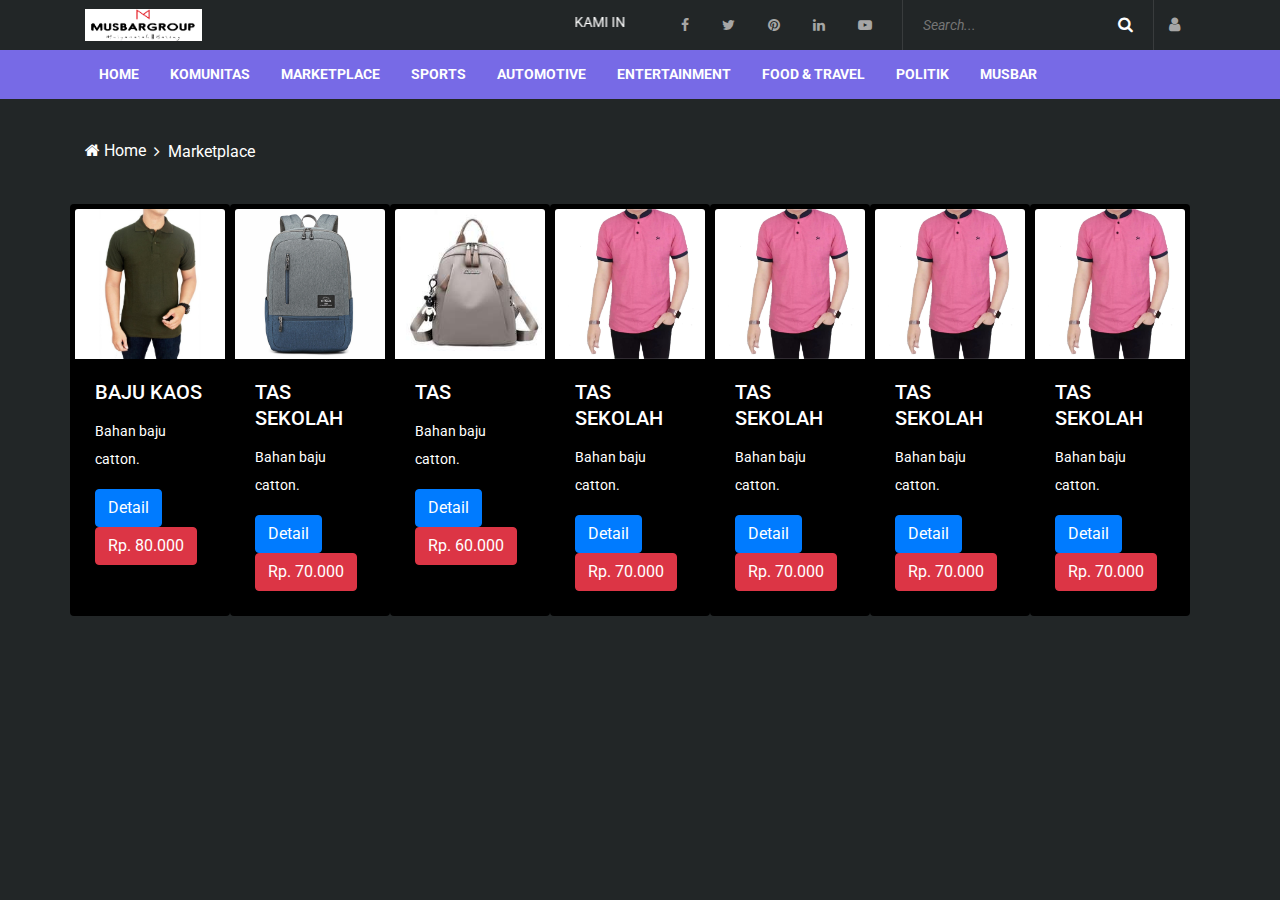
<file: market.html>
<!DOCTYPE html>
<html lang="en">

<head>
    <meta charset="UTF-8">
    <meta name="description" content="">
    <meta http-equiv="X-UA-Compatible" content="IE=edge">
    <meta name="viewport" content="width=device-width, initial-scale=1, shrink-to-fit=no">
    <!-- The above 4 meta tags *must* come first in the head; any other head content must come *after* these tags -->

    <!-- Title -->
    <title>MUSBAR - MUSAYARAH BARENG</title>

    <!-- Favicon -->
    <link rel="icon" href="img/core-img/favicon.ico">

    <!-- Stylesheet -->
    <link rel="stylesheet" href="style.css">

</head>

<body>
    <!-- Preloader -->
    <div class="preloader d-flex align-items-center justify-content-center">
        <div class="lds-ellipsis">
            <div></div>
            <div></div>
            <div></div>
            <div></div>
        </div>
    </div>

    <!-- ##### Header Area Start ##### -->
    <header class="header-area">
        <!-- Top Header Area -->
        <div class="top-header-area">
            <div class="container">
                <div class="row align-items-center">
                    <div class="col-12 col-md-6">
                        <!-- Breaking News Widget -->
                        <div class="breaking-news-area d-flex align-items-center">
                            
                            <div class="news-title">
                                <ul>
                                    <a href="index.html" class="nav-brand"><img src="img/core-img/logo.png" alt=""></a> 
                                </ul>
                            </div>
                        <div id="breakingNewsTicker" class="ticker">
                    <marquee>KAMI INDONESIA</marquee>
                </div>
            </div>
        </div>
                    <div class="col-12 col-md-6">
                        <div class="top-meta-data d-flex align-items-center justify-content-end">
                            <!-- Top Social Info -->
                            <div class="top-social-info">
                                <a href="#"><i class="fa fa-facebook"></i></a>
                                <a href="#"><i class="fa fa-twitter"></i></a>
                                <a href="#"><i class="fa fa-pinterest"></i></a>
                                <a href="#"><i class="fa fa-linkedin"></i></a>
                                <a href="#"><i class="fa fa-youtube-play"></i></a>
                            </div>
                            <!-- Top Search Area -->
                            <div class="top-search-area">
                                <form action="index.html" method="post">
                                    <input type="search" name="top-search" id="topSearch" placeholder="Search...">
                                    <button type="submit" class="btn"><i class="fa fa-search" aria-hidden="true"></i></button>
                                </form>
                            </div>
                            <!-- Login -->
                            <a href="login.php" class="login-btn"><i class="fa fa-user" aria-hidden="true"></i></a>
                        </div>
                    </div>
                </div>
            </div>
        </div>

        <!-- Navbar Area -->


                        <!-- Nav Start -->
                        <html>
                        <head>
                        <meta name="viewport" content="width=device-width, initial-scale=1">
                        <body>
                        <div class="musbar-main-menu" id="sticker">
                        <div class="classy-nav-container breakpoint-off">
                        <div class="container">
                            <div class="row">
                        <!-- Navbar Toggler -->

                       

                        </div>
                        <div class="scrollmenu" >
                        <a href="index.php" class="font-weight-bold">HOME</a>
                        <a href="komunitas.php" class="font-weight-bold">KOMUNITAS</a>
                        <a href="market.php" class="font-weight-bold">MARKETPLACE</a>
                        <a href="sports.php" class="font-weight-bold">SPORTS</a>
                        <a href="#" class="font-weight-bold">AUTOMOTIVE</a>
                        <a href="#" class="font-weight-bold">ENTERTAINMENT</a>
                        <a href="#" class="font-weight-bold">FOOD & TRAVEL</a>
                        <a href="#" class="font-weight-bold">POLITIK</a>
                        <a href="#" class="font-weight-bold">MUSBAR</a>
                        </div>
                        </body>
                        </html>
                            <!-- Nav End -->
                        </div>
                    </nav>
                </div>
            </header>

    <!-- ##### Header Area End ##### -->

   <!-- ##### Breadcrumb Area Start ##### -->
    <div class="musbar-breadcrumb">
        <div class="container">
            <div class="row">
                <div class="col-12">
                    <nav aria-label="breadcrumb">
                        <ol class="breadcrumb">
                            <li class="breadcrumb-item"><a href="index.php"><i class="fa fa-home" aria-hidden="true"></i> Home</a></li>
                              <li class="breadcrumb-item"><a href="#">Marketplace</a></li>
                        </ol>
                    </nav>
                </div>
            </div>
        </div>
    </div>
    <!-- ##### Breadcrumb Area End ##### -->

    <title>Hello, world!</title>

  </head>

  <body>
  <div class="container">
        
        <div class="row">
    <div class="card bg-dark p-1" style="width: 10rem;">
  <img src="img/produk/baju.jpg" class="card-img-top" alt="...">
  <div class="card-body">
    <h5 class="card-title">BAJU KAOS</h5>
    <p class="card-text">Bahan baju catton.</p>
    <a href="#" class="btn btn-primary">Detail</a>
    <a href="#" class="btn btn-danger">Rp. 80.000</a>
  </div>
  </div>
  <div class="card bg-dark p-1" style="width: 10rem;">
  <img src="img/produk/tas.jpg" class="card-img-top" alt="...">
  <div class="card-body">
    <h5 class="card-title">TAS SEKOLAH</h5>
    <p class="card-text">Bahan baju catton.</p>
    <a href="#" class="btn btn-primary">Detail</a>
    <a href="#" class="btn btn-danger">Rp. 70.000</a>
  </div>
  </div>
  <div class="card bg-dark p-1" style="width: 10rem;">
  <img src="img/produk/tas1.jpg" class="card-img-top" alt="...">
  <div class="card-body bg-transparent">
    <h5 class="card-title">TAS</h5>
    <p class="card-text">Bahan baju catton.</p>
    <a href="#" class="btn btn-primary">Detail</a>
    <a href="#" class="btn btn-danger">Rp. 60.000</a>
  </div>
  </div>
  <div class="card bg-dark p-1" style="width: 10rem;">
  <img src="img/produk/kaospink.jpg" class="card-img-top" alt="...">
  <div class="card-body">
    <h5 class="card-title">TAS SEKOLAH</h5>
    <p class="card-text">Bahan baju catton.</p>
    <a href="#" class="btn btn-primary">Detail</a>
    <a href="#" class="btn btn-danger">Rp. 70.000</a>
  </div>
  </div>
  <div class="card bg-dark p-1" style="width: 10rem;">
  <img src="img/produk/kaospink.jpg" class="card-img-top" alt="...">
  <div class="card-body">
    <h5 class="card-title">TAS SEKOLAH</h5>
    <p class="card-text">Bahan baju catton.</p>
    <a href="#" class="btn btn-primary">Detail</a>
    <a href="#" class="btn btn-danger">Rp. 70.000</a>
  </div>
  </div>
  <div class="card bg-dark p-1" style="width: 10rem;">
  <img src="img/produk/kaospink.jpg" class="card-img-top" alt="...">
  <div class="card-body">
    <h5 class="card-title">TAS SEKOLAH</h5>
    <p class="card-text">Bahan baju catton.</p>
    <a href="#" class="btn btn-primary">Detail</a>
    <a href="#" class="btn btn-danger">Rp. 70.000</a>
  </div>
  </div>
  <div class="card bg-dark p-1" style="width: 10rem;">
  <img src="img/produk/kaospink.jpg" class="card-img-top" alt="...">
  <div class="card-body">
    <h5 class="card-title">TAS SEKOLAH</h5>
    <p class="card-text">Bahan baju catton.</p>
    <a href="#" class="btn btn-primary">Detail</a>
    <a href="#" class="btn btn-danger">Rp. 70.000</a>
  </div>


</div>
</div>
</div>

  <!-- ##### All Javascript Script ##### -->
    <!-- jQuery-2.2.4 js -->
    <script src="js/jquery/jquery-2.2.4.min.js"></script>
    <!-- Popper js -->
    <script src="js/bootstrap/popper.min.js"></script>
    <!-- Bootstrap js -->
    <script src="js/bootstrap/bootstrap.min.js"></script>
    <!-- All Plugins js -->
    <script src="js/plugins/plugins.js"></script>
    <!-- Active js -->
    <script src="js/active.js"></script>
</body>

</html>
</file>
<file: style.css>
/* Master Stylesheet */
/* :: 1.0 Import Fonts */
@import url("https://fonts.googleapis.com/css?family=Roboto:300,400,500,700,900");
/* :: 2.0 Import All CSS Plugins */
@import url(css/bootstrap.min.css);
@import url(css/classy-nav.css);
@import url(css/font-awesome.min.css);
@import url(css/themify-icons.css);
@import url(css/owl.carousel.min.css);
@import url(css/animate.css);
@import url(css/magnific-popup.css);
* {
  margin: 0;
  padding: 0; }

body {
  font-family: "Roboto", sans-serif;
  font-size: 14px;
  background-color: #222627;
  color: #ffffff; }

h1,
h2,
h3,
h4,
h5,
h6 {
  font-family: "Roboto", sans-serif;
  color: #ffffff;
  line-height: 1.3;
  font-weight: 500; }

p {
  font-family: "Roboto", sans-serif;
  color: #ffffff;
  font-size: 14px;
  line-height: 2;
  font-weight: 400; }

a,
a:hover,
a:focus {
  -webkit-transition-duration: 500ms;
  -o-transition-duration: 500ms;
  transition-duration: 500ms;
  text-decoration: none;
  outline: 0 solid transparent;
  color: #a6a6a6;
  font-weight: 500;
  font-size: 14px;
  font-family: "Roboto", sans-serif; }

ul {
  margin: 0; }
  ul li {
    list-style: none; }

img {
  height: auto;
  max-width: 100%; }

.bg-img {
  background-position: center center;
  background-size: cover;
  background-repeat: no-repeat; }

.bg-white {
  background-color: #ffffff !important; }

.bg-dark {
  background-color: #000000 !important; }

.bg-transparent {
  background-color: transparent !important; }

.bg-gray {
  background-color: #f2f4f5; }

.font-bold {
  font-weight: 700; }

.font-light {
  font-weight: 300; }

.bg-overlay {
  position: relative;
  z-index: 2;
  background-position: center center;
  background-size: cover; }
  .bg-overlay::after {
    background-color: rgba(0, 0, 0, 0.5);
    position: absolute;
    z-index: -1;
    top: 0;
    left: 0;
    width: 100%;
    height: 100%;
    content: ""; }

.bg-fixed {
  background-attachment: fixed !important; }

input:focus {
  outline-style: none;
  box-shadow: none;
  border-color: transparent; }

.mt-15 {
  margin-top: 15px !important; }

.mt-30 {
  margin-top: 30px !important; }

.mt-50 {
  margin-top: 50px !important; }

.mt-70 {
  margin-top: 70px !important; }

.mt-100 {
  margin-top: 100px !important; }

.mb-15 {
  margin-bottom: 15px !important; }

.mb-30 {
  margin-bottom: 30px !important; }

.mb-50 {
  margin-bottom: 50px !important; }

.mb-70 {
  margin-bottom: 70px !important; }

.mb-80 {
  margin-bottom: 80px !important; }

.mb-100 {
  margin-bottom: 100px !important; }

.ml-15 {
  margin-left: 15px !important; }

.ml-30 {
  margin-left: 30px !important; }

.ml-50 {
  margin-left: 50px !important; }

.mr-15 {
  margin-right: 15px !important; }

.mr-30 {
  margin-right: 30px !important; }

.mr-50 {
  margin-right: 50px !important; }

.p-15 {
  padding: 15px !important; }

.p-30 {
  padding: 30px !important; }

.p-50 {
  padding: 50px !important; }

.pb-70 {
  padding-bottom: 70px !important; }

.px-30 {
  padding-left: 30px !important;
  padding-right: 30px !important; }

.pt-30 {
  padding-top: 30px; }

.section-padding-80 {
  padding-top: 80px;
  padding-bottom: 80px; }

.section-padding-80-0 {
  padding-top: 80px;
  padding-bottom: 0; }

.section-padding-0-80 {
  padding-top: 0;
  padding-bottom: 80px; }

.preloader {
  background-color: #222627;
  width: 100%;
  height: 100%;
  position: fixed;
  top: 0;
  left: 0;
  right: 0;
  z-index: 99999; }

.lds-ellipsis {
  display: inline-block;
  position: relative;
  width: 64px;
  height: 64px; }

.lds-ellipsis div {
  position: absolute;
  top: 27px;
  width: 11px;
  height: 11px;
  border-radius: 50%;
  background: #ffffff;
  animation-timing-function: cubic-bezier(0, 1, 1, 0); }

.lds-ellipsis div:nth-child(1) {
  left: 6px;
  animation: lds-ellipsis1 0.6s infinite; }

.lds-ellipsis div:nth-child(2) {
  left: 6px;
  animation: lds-ellipsis2 0.6s infinite; }

.lds-ellipsis div:nth-child(3) {
  left: 26px;
  animation: lds-ellipsis2 0.6s infinite; }

.lds-ellipsis div:nth-child(4) {
  left: 45px;
  animation: lds-ellipsis3 0.6s infinite; }

@keyframes lds-ellipsis1 {
  0% {
    transform: scale(0); }
  100% {
    transform: scale(1); } }
@keyframes lds-ellipsis3 {
  0% {
    transform: scale(1); }
  100% {
    transform: scale(0); } }
@keyframes lds-ellipsis2 {
  0% {
    transform: translate(0, 0); }
  100% {
    transform: translate(19px, 0); } }
.section-heading {
  position: relative;
  z-index: 1;
  margin-bottom: 50px;
  text-align: center; }
  .section-heading h4 {
    font-weight: 700;
    margin-bottom: 10px; }
    @media only screen and (max-width: 767px) {
      .section-heading h4 {
        font-size: 20px; } }
  .section-heading .line {
    width: 150px;
    height: 1px;
    background-color: #4e5152;
    margin: 0 auto;
    position: relative;
    z-index: 1; }
    .section-heading .line::after {
      width: 60px;
      height: 2px;
      background-color: #776ae6;
      content: '';
      position: absolute;
      bottom: 0;
      left: 50%;
      margin-left: -30px; }
  .section-heading.style-2 {
    text-align: left; }
    .section-heading.style-2 .line {
      width: 100%; }
      .section-heading.style-2 .line::after {
        left: 0;
        margin-left: 0; }

#scrollUp {
  background-color: #0f1112;
  border-radius: 0;
  bottom: 50px;
  color: #ffffff;
  font-size: 14px;
  height: 40px;
  line-height: 42px;
  right: 50px;
  text-align: center;
  width: 40px;
  border-radius: 0%;
  -webkit-transition-duration: 500ms;
  -o-transition-duration: 500ms;
  transition-duration: 500ms;
  box-shadow: 0 0 20px 0 rgba(0, 0, 0, 0.15); }
  #scrollUp:hover, #scrollUp:focus {
    background-color: #776ae6;
    color: #ffffff; }
  @media only screen and (max-width: 767px) {
    #scrollUp {
      bottom: 30px;
      right: 30px;
      line-height: 32px;
      width: 30px;
      height: 30px; } }

.musbar-btn {
  background-color: #776ae6;
  -webkit-transition-duration: 500ms;
  -o-transition-duration: 500ms;
  transition-duration: 500ms;
  position: relative;
  z-index: 1;
  display: inline-block;
  min-width: 160px;
  height: 50px;
  color: #ffffff;
  border-radius: 0;
  padding: 0 30px;
  font-size: 16px;
  line-height: 50px;
  font-weight: 500;
  text-transform: capitalize; }
  .musbar-btn:hover, .musbar-btn:focus {
    font-size: 16px;
    font-weight: 500;
    background-color: #0f1112;
    color: #ffffff;
    box-shadow: none; }

.top-header-area {
  position: relative;
  z-index: 1;
  width: 100%;
  height: 50px; }
  @media only screen and (max-width: 767px) {
    .top-header-area {
      height: auto; } }
  .top-header-area .breaking-news-area {
    position: relative;
    z-index: 1; }
    @media only screen and (max-width: 767px) {
      .top-header-area .breaking-news-area {
        height: 50px;
        border-bottom: 1px solid #393c3d; } }
    .top-header-area .breaking-news-area .news-title {
      min-width: 115px; }
      @media only screen and (min-width: 768px) and (max-width: 991px) {
        .top-header-area .breaking-news-area .news-title {
          min-width: 100px; } }
      @media only screen and (max-width: 767px) {
        .top-header-area .breaking-news-area .news-title {
          min-width: 100px; } }
      .top-header-area .breaking-news-area .news-title p {
        margin-bottom: 0;
        font-weight: 500;
        color: #776ae6;
        text-transform: uppercase; }
        @media only screen and (min-width: 768px) and (max-width: 991px) {
          .top-header-area .breaking-news-area .news-title p {
            font-size: 12px; } }
        @media only screen and (max-width: 767px) {
          .top-header-area .breaking-news-area .news-title p {
            font-size: 12px; } }
    .top-header-area .breaking-news-area .ticker {
      width: 100%;
      text-align: left;
      position: relative;
      overflow: hidden;
      padding-left: 15px; }
      @media only screen and (min-width: 768px) and (max-width: 991px) {
        .top-header-area .breaking-news-area .ticker {
          padding-left: 8px; } }
      .top-header-area .breaking-news-area .ticker ul {
        width: 100%;
        position: relative;
        z-index: 1; }
        .top-header-area .breaking-news-area .ticker ul li {
          display: none;
          width: 100%;
          font-weight: 400; }
          .top-header-area .breaking-news-area .ticker ul li a {
            display: block;
            color: red; }
            @media only screen and (min-width: 992px) and (max-width: 1199px) {
              .top-header-area .breaking-news-area .ticker ul li a {
                font-size: 12px; } }
            @media only screen and (min-width: 768px) and (max-width: 991px) {
              .top-header-area .breaking-news-area .ticker ul li a {
                font-size: 11px; } }
            @media only screen and (max-width: 767px) {
              .top-header-area .breaking-news-area .ticker ul li a {
                font-size: 12px; } }
            .top-header-area .breaking-news-area .ticker ul li a:hover, .top-header-area .breaking-news-area .ticker ul li a:focus {
              color: #776ae6; }
  .top-header-area .top-social-info {
    position: relative;
    z-index: 1;
    margin-right: 15px; }
    .top-header-area .top-social-info a {
      display: inline-block;
      padding: 0 15px; }
      @media only screen and (min-width: 992px) and (max-width: 1199px) {
        .top-header-area .top-social-info a {
          padding: 0 8px; } }
      @media only screen and (min-width: 768px) and (max-width: 991px) {
        .top-header-area .top-social-info a {
          padding: 0 5px;
          font-size: 13px; } }
      @media only screen and (max-width: 767px) {
        .top-header-area .top-social-info a {
          padding: 0 5px;
          font-size: 12px; } }
      @media only screen and (min-width: 576px) and (max-width: 767px) {
        .top-header-area .top-social-info a {
          padding: 0 10px; } }
      .top-header-area .top-social-info a:hover, .top-header-area .top-social-info a:focus {
        color: #776ae6; }
  .top-header-area .top-search-area {
    position: relative;
    z-index: 1; }
    .top-header-area .top-search-area form {
      position: relative;
      z-index: 1;
      border-left: 1px solid #393c3d;
      border-right: 1px solid #393c3d; }
      @media only screen and (max-width: 767px) {
        .top-header-area .top-search-area form {
          border-left: none;
          border-right: none; } }
      .top-header-area .top-search-area form input {
        -webkit-transition-duration: 500ms;
        -o-transition-duration: 500ms;
        transition-duration: 500ms;
        width: 250px;
        height: 50px;
        border: none;
        color: #ffffff;
        font-size: 14px;
        font-style: italic;
        padding: 0 20px;
        background-color: transparent; }
        @media only screen and (min-width: 992px) and (max-width: 1199px) {
          .top-header-area .top-search-area form input {
            width: 200px; } }
        @media only screen and (min-width: 768px) and (max-width: 991px) {
          .top-header-area .top-search-area form input {
            width: 150px; } }
        @media only screen and (max-width: 767px) {
          .top-header-area .top-search-area form input {
            width: 115px;
            padding: 0; } }
        @media only screen and (min-width: 480px) and (max-width: 767px) {
          .top-header-area .top-search-area form input {
            width: 230px;
            padding: 0; } }
        @media only screen and (min-width: 576px) and (max-width: 767px) {
          .top-header-area .top-search-area form input {
            width: 260px;
            padding: 0; } }
        .top-header-area .top-search-area form input:focus {
          box-shadow: none; }
      .top-header-area .top-search-area form button {
        position: absolute;
        width: auto;
        height: 50px;
        background-color: transparent;
        top: 50%;
        right: 20px;
        font-size: 16px;
        z-index: 99;
        border: none;
        cursor: pointer;
        color: #ffffff;
        padding: 0;
        -webkit-transform: translateY(-50%);
        -ms-transform: translateY(-50%);
        transform: translateY(-50%); }
        .top-header-area .top-search-area form button:focus {
          box-shadow: none; }
        .top-header-area .top-search-area form button:hover {
          color: #776ae6; }
  .top-header-area .login-btn {
    position: relative;
    z-index: 1;
    padding: 0 15px;
    height: 50px;
    line-height: 50px;
    font-size: 16px;
    text-align: center; }
    .top-header-area .login-btn:hover, .top-header-area .login-btn:focus {
      color: #776ae6; }
                        
          div.scrollmenu {
          background-color: rgba(15, 50, 206, 0);
          overflow: auto;
          white-space: nowrap;
                        }

          div.scrollmenu a {
            display: inline-block;
              color: white;
                text-align: center;
                    padding: 14px;
                      text-decoration: none;
                        }

                        div.scrollmenu a:hover {
                          background-color: #333;
                        }
.header-area {
  position: relative;
  z-index: 1000;
  width: 100%; }
  .header-area .musbar-main-menu {
    position: relative;
    width: 100%; }
    .header-area .musbar-main-menu .classy-nav-container {
      background-color: #776ae6; }
    .header-area .musbar-main-menu .classy-navbar {
      padding: 0;
      height: 40px; }
      @media only screen and (min-width: 992px) and (max-width: 1199px) {
        .header-area .musbar-main-menu .classy-navbar {
          height: 40px; } }
      @media only screen and (min-width: 768px) and (max-width: 991px) {
        .header-area .musbar-main-menu .classy-navbar {
          height: 40px; } }
      @media only screen and (max-width: 767px) {
        .header-area .musbar-main-menu .classy-navbar {
          height: 40px; } }
      .header-area .musbar-main-menu .classy-navbar .nav-brand {
        max-width: 150px; }
        @media only screen and (min-width: 992px) and (max-width: 1199px) {
          .header-area .musbar-main-menu .classy-navbar .nav-brand {
            max-width: 120px; } }
        @media only screen and (max-width: 767px) {
          .header-area .musbar-main-menu .classy-navbar .nav-brand {
            max-width: 110px; } }
      .header-area .musbar-main-menu .classy-navbar .classynav ul li a {
        font-weight: 700;
        text-transform: uppercase;
        font-size: 16px;
        color: #ffffff;
        height: 90px;
        line-height: 90px;
        border-bottom: 3px solid transparent; }
        @media only screen and (min-width: 992px) and (max-width: 1199px) {
          .header-area .musbar-main-menu .classy-navbar .classynav ul li a {
            height: 70px;
            line-height: 70px;
            font-size: 14px; } }
        @media only screen and (min-width: 768px) and (max-width: 991px) {
          .header-area .musbar-main-menu .classy-navbar .classynav ul li a {
            height: 35px;
            line-height: 35px;
            font-size: 14px;
            background-color: #222627;
            border-bottom: none; } }
        @media only screen and (max-width: 767px) {
          .header-area .musbar-main-menu .classy-navbar .classynav ul li a {
            height: 35px;
            line-height: 35px;
            font-size: 14px;
            background-color: #222627;
            border-bottom: none; } }
        .header-area .musbar-main-menu .classy-navbar .classynav ul li a:hover, .header-area .musbar-main-menu .classy-navbar .classynav ul li a:focus {
          color: #0f1112;
          border-bottom-color: #ffffff; }
          @media only screen and (min-width: 768px) and (max-width: 991px) {
            .header-area .musbar-main-menu .classy-navbar .classynav ul li a:hover, .header-area .musbar-main-menu .classy-navbar .classynav ul li a:focus {
              color: #776ae6; } }
          @media only screen and (max-width: 767px) {
            .header-area .musbar-main-menu .classy-navbar .classynav ul li a:hover, .header-area .musbar-main-menu .classy-navbar .classynav ul li a:focus {
              color: #776ae6; } }
        .header-area .musbar-main-menu .classy-navbar .classynav ul li a::after {
          color: #ffffff; }
      .header-area .musbar-main-menu .classy-navbar .classynav ul li ul li a {
        text-transform: capitalize;
        padding: 0 20px;
        font-size: 14px;
        color: #0f1112;
        line-height: 34px;
        height: 35px; }
        @media only screen and (min-width: 768px) and (max-width: 991px) {
          .header-area .musbar-main-menu .classy-navbar .classynav ul li ul li a {
            color: #ffffff; } }
        @media only screen and (max-width: 767px) {
          .header-area .musbar-main-menu .classy-navbar .classynav ul li ul li a {
            color: #ffffff; } }
        .header-area .musbar-main-menu .classy-navbar .classynav ul li ul li a::after {
          color: #0f1112; }
        .header-area .musbar-main-menu .classy-navbar .classynav ul li ul li a:hover, .header-area .musbar-main-menu .classy-navbar .classynav ul li ul li a:focus {
          color: #776ae6; }
      .header-area .musbar-main-menu .classy-navbar .classynav ul li.active a {
        border-bottom-color: #ffffff; }
        @media only screen and (min-width: 768px) and (max-width: 991px) {
          .header-area .musbar-main-menu .classy-navbar .classynav ul li.active a {
            border-bottom-color: transparent; } }
        @media only screen and (max-width: 767px) {
          .header-area .musbar-main-menu .classy-navbar .classynav ul li.active a {
            border-bottom-color: transparent; } }
  .header-area .classy-navbar-toggler .navbarToggler span {
    background-color: #ffffff; }
  .header-area .is-sticky .musbar-main-menu {
    z-index: 9999;
    box-shadow: 0 5px 50px 0 rgba(0, 0, 0, 0.2); }

.breakpoint-on .classynav {
  padding-top: 70px;
  padding-bottom: 70px; }
.breakpoint-on .classy-navbar .classy-menu {
  background-color: #222627;
  box-shadow: 0 0 20px 0 rgba(255, 255, 255, 0.2); }
.breakpoint-on .classynav ul li .megamenu .single-mega.cn-col-4 {
  padding: 0;
  border-bottom: 1px solid #393c3d; }
.breakpoint-on .classycloseIcon .cross-wrap span {
  background: #ffffff; }

.hero-area {
  position: relative;
  z-index: 1;
  width: 100%; }

.musbar-nav-tab {
  position: relative;
  z-index: 1;
  background-color: #393c3d;
  width: 100%;
  height: 500px;
  overflow-x: hidden;
  overflow-y: scroll; }
  @media only screen and (min-width: 992px) and (max-width: 1199px) {
    .musbar-nav-tab {
      height: 200px; } }
  @media only screen and (min-width: 768px) and (max-width: 991px) {
    .musbar-nav-tab {
      height: 300px; } }
  @media only screen and (max-width: 767px) {
    .musbar-nav-tab {
      height: 300px; } }
  .musbar-nav-tab .nav-link {
    padding: 0;
    padding: 15px 20px;
    border-left: 4px solid transparent; }
    .musbar-nav-tab .nav-link.active {
      background-color: #4d5051;
      border-left-color: #776ae6; }

.musbar-breadcrumb {
  position: relative;
  z-index: 1;
  padding-top: 40px;
  padding-bottom: 40px; }
  .musbar-breadcrumb .breadcrumb {
    padding: 0;
    margin-bottom: 0;
    background-color: transparent;
    border-radius: 0; }
    .musbar-breadcrumb .breadcrumb .breadcrumb-item {
      color: #ffffff;
      font-size: 16px;
      font-weight: 400; }
      @media only screen and (min-width: 992px) and (max-width: 1199px) {
        .musbar-breadcrumb .breadcrumb .breadcrumb-item {
          font-size: 14px; } }
      @media only screen and (min-width: 768px) and (max-width: 991px) {
        .musbar-breadcrumb .breadcrumb .breadcrumb-item {
          font-size: 14px; } }
      @media only screen and (max-width: 767px) {
        .musbar-breadcrumb .breadcrumb .breadcrumb-item {
          font-size: 12px; } }
      .musbar-breadcrumb .breadcrumb .breadcrumb-item a {
        color: #fff;
        font-size: 16px;
        font-weight: 400; }
        @media only screen and (min-width: 992px) and (max-width: 1199px) {
          .musbar-breadcrumb .breadcrumb .breadcrumb-item a {
            font-size: 14px; } }
        @media only screen and (min-width: 768px) and (max-width: 991px) {
          .musbar-breadcrumb .breadcrumb .breadcrumb-item a {
            font-size: 14px; } }
        @media only screen and (max-width: 767px) {
          .musbar-breadcrumb .breadcrumb .breadcrumb-item a {
            font-size: 12px; } }
        .musbar-breadcrumb .breadcrumb .breadcrumb-item a:hover, .musbar-breadcrumb .breadcrumb .breadcrumb-item a:focus {
          font-weight: 400;
          color: #776ae6; }
  .musbar-breadcrumb .breadcrumb-item + .breadcrumb-item::before {
    content: "\f105";
    font-family: "FontAwesome";
    color: #fff; }

.single-blog-post {
  position: relative;
  z-index: 1;
  margin-bottom: 20px; }
  .single-blog-post:last-child {
    margin-bottom: 0; }
  .single-blog-post .post-thumbnail {
    position: relative;
    z-index: 1;
    -webkit-box-flex: 0;
    -ms-flex: 0 0 100px;
    flex: 0 0 100px;
    max-width: 100px;
    width: 100px; }
    @media only screen and (min-width: 992px) and (max-width: 1199px) {
      .single-blog-post .post-thumbnail {
        -webkit-box-flex: 0;
        -ms-flex: 0 0 80px;
        flex: 0 0 80px;
        max-width: 80px;
        width: 80px; } }
    @media only screen and (min-width: 768px) and (max-width: 991px) {
      .single-blog-post .post-thumbnail {
        -webkit-box-flex: 0;
        -ms-flex: 0 0 80px;
        flex: 0 0 80px;
        max-width: 80px;
        width: 80px; } }
    @media only screen and (max-width: 767px) {
      .single-blog-post .post-thumbnail {
        -webkit-box-flex: 0;
        -ms-flex: 0 0 80px;
        flex: 0 0 80px;
        max-width: 80px;
        width: 80px; } }
    .single-blog-post .post-thumbnail img {
      width: 100%; }
  .single-blog-post .post-content {
    position: relative;
    z-index: 1;
    padding-left: 20px; }
    .single-blog-post .post-content .post-title {
      color: #ffffff;
      margin-bottom: 5px;
      display: block;
      font-size: 16px;
      font-weight: 700; }
      @media only screen and (min-width: 992px) and (max-width: 1199px) {
        .single-blog-post .post-content .post-title {
          font-size: 14px; } }
      @media only screen and (min-width: 768px) and (max-width: 991px) {
        .single-blog-post .post-content .post-title {
          font-size: 13px; } }
      @media only screen and (max-width: 767px) {
        .single-blog-post .post-content .post-title {
          font-size: 13px; } }
      .single-blog-post .post-content .post-title:hover, .single-blog-post .post-content .post-title:hover {
        color: #776ae6; }
    .single-blog-post .post-content .post-meta a {
      display: inline-block;
      color: #595959;
      font-size: 12px; }
      .single-blog-post .post-content .post-meta a:hover, .single-blog-post .post-content .post-meta a:hover {
        color: #ffffff; }
  .single-blog-post.style-2 {
    margin-bottom: 0; }
    .single-blog-post.style-2 .post-thumbnail {
      position: relative;
      z-index: 1;
      -webkit-box-flex: 0;
      -ms-flex: 0 0 110px;
      flex: 0 0 110px;
      max-width: 110px;
      width: 110px; }
      @media only screen and (min-width: 768px) and (max-width: 991px) {
        .single-blog-post.style-2 .post-thumbnail {
          -webkit-box-flex: 0;
          -ms-flex: 0 0 80px;
          flex: 0 0 80px;
          max-width: 80px;
          width: 80px; } }
      @media only screen and (max-width: 767px) {
        .single-blog-post.style-2 .post-thumbnail {
          -webkit-box-flex: 0;
          -ms-flex: 0 0 80px;
          flex: 0 0 80px;
          max-width: 80px;
          width: 80px; } }
      .single-blog-post.style-2 .post-thumbnail img {
        width: 100%; }
    .single-blog-post.style-2 .post-content {
      position: relative;
      z-index: 1;
      padding-left: 20px; }
      .single-blog-post.style-2 .post-content .post-title {
        color: #ffffff;
        margin-bottom: 10px;
        display: block;
        font-weight: 700;
        font-size: 16px;
        line-height: 1.5; }
        @media only screen and (min-width: 992px) and (max-width: 1199px) {
          .single-blog-post.style-2 .post-content .post-title {
            font-size: 14px; } }
        @media only screen and (min-width: 768px) and (max-width: 991px) {
          .single-blog-post.style-2 .post-content .post-title {
            font-size: 13px; } }
        @media only screen and (max-width: 767px) {
          .single-blog-post.style-2 .post-content .post-title {
            font-size: 13px; } }
      .single-blog-post.style-2 .post-content .post-meta span {
        display: inline-block;
        color: #a6a6a6;
        font-size: 12px; }
  .single-blog-post.style-3 {
    margin-bottom: 0; }
    .single-blog-post.style-3 .post-thumbnail {
      position: relative;
      z-index: 1;
      -webkit-box-flex: 0;
      -ms-flex: 0 0 140px;
      flex: 0 0 140px;
      max-width: 140px;
      width: 140px; }
      @media only screen and (max-width: 767px) {
        .single-blog-post.style-3 .post-thumbnail {
          -webkit-box-flex: 0;
          -ms-flex: 0 0 100px;
          flex: 0 0 100px;
          max-width: 100px;
          width: 100px; } }
    .single-blog-post.style-3 .post-content .post-title {
      color: #ffffff;
      margin-bottom: 15px;
      display: block;
      font-weight: 700;
      font-size: 16px;
      line-height: 1.5; }
      @media only screen and (max-width: 767px) {
        .single-blog-post.style-3 .post-content .post-title {
          font-size: 14px; } }
      .single-blog-post.style-3 .post-content .post-title:hover, .single-blog-post.style-3 .post-content .post-title:hover {
        color: #776ae6; }
    .single-blog-post.style-3 .post-content .post-meta span {
      display: inline-block;
      color: #a6a6a6;
      font-size: 12px; }

.single-feature-post.video-post {
  position: relative;
  z-index: 1;
  width: 100%;
  height: 500px; }
  @media only screen and (min-width: 992px) and (max-width: 1199px) {
    .single-feature-post.video-post {
      height: 350px; } }
  @media only screen and (min-width: 768px) and (max-width: 991px) {
    .single-feature-post.video-post {
      height: 350px; } }
  @media only screen and (max-width: 767px) {
    .single-feature-post.video-post {
      height: 320px; } }
  .single-feature-post.video-post::before {
    content: "";
    position: absolute;
    height: 50%;
    width: 100%;
    z-index: 5;
    bottom: 0;
    left: 0;
    background: rgba(0, 0, 0, 0.5);
    background: -webkit-linear-gradient(bottom, rgba(0, 0, 0, 0.5) 0%, rgba(0, 0, 0, 0.01) 90%, rgba(0, 0, 0, 0) 100%);
    background: linear-gradient(to top, rgba(0, 0, 0, 0.5) 0%, rgba(0, 0, 0, 0.01) 90%, rgba(0, 0, 0, 0) 100%); }
  .single-feature-post.video-post .play-btn {
    position: absolute;
    margin-top: -30px;
    margin-left: -30px;
    top: 50%;
    left: 50%;
    width: 60px;
    height: 60px;
    font-size: 24px;
    background-color: #776ae6;
    border-radius: 50%;
    color: #ffffff;
    line-height: 60px;
    text-align: center;
    padding: 0 0 0 3px;
    z-index: 99; }
    @media only screen and (max-width: 767px) {
      .single-feature-post.video-post .play-btn {
        width: 50px;
        height: 50px;
        line-height: 50px;
        font-size: 20px; } }
    .single-feature-post.video-post .play-btn:hover, .single-feature-post.video-post .play-btn:focus {
      background-color: #0f1112; }
  .single-feature-post.video-post .post-content {
    position: absolute;
    left: 30px;
    bottom: 30px;
    z-index: 59;
    width: 80%; }
    @media only screen and (max-width: 767px) {
      .single-feature-post.video-post .post-content {
        left: 15px;
        bottom: 15px; } }
    .single-feature-post.video-post .post-content .post-title {
      font-size: 24px;
      display: block;
      color: #ffffff;
      margin-bottom: 10px; }
      @media only screen and (min-width: 768px) and (max-width: 991px) {
        .single-feature-post.video-post .post-content .post-title {
          font-size: 18px; } }
      @media only screen and (max-width: 767px) {
        .single-feature-post.video-post .post-content .post-title {
          font-size: 16px; } }
      .single-feature-post.video-post .post-content .post-title:hover, .single-feature-post.video-post .post-content .post-title:focus {
        color: #0f1112; }
    .single-feature-post.video-post .post-content .post-meta {
      position: relative;
      z-index: 1; }
      .single-feature-post.video-post .post-content .post-meta a {
        display: inline-block;
        margin-right: 30px;
        color: #ffffff; }
        .single-feature-post.video-post .post-content .post-meta a:hover, .single-feature-post.video-post .post-content .post-meta a:focus {
          color: #776ae6; }
  .single-feature-post.video-post .video-duration {
    display: inline-block;
    position: absolute;
    right: 30px;
    bottom: 30px;
    background-color: #0f1112;
    padding: 6px 12px;
    border-radius: 2px;
    font-size: 14px;
    color: #ffffff;
    line-height: 1;
    z-index: 79; }

.post-cata {
  background-color: #776ae6;
  padding: 8px 15px 6px;
  border-radius: 2px;
  font-size: 12px;
  letter-spacing: 1px;
  text-transform: uppercase;
  border: none;
  color: #ffffff;
  line-height: 1;
  margin-bottom: 15px;
  display: inline-block; }
  .post-cata.cata-success {
    background-color: #3cb878; }
  .post-cata.cata-danger {
    background-color: #776ae6; }
  .post-cata.cata-primary {
    background-color: #1996ce; }
  .post-cata:hover, .post-cata:focus {
    background-color: #0f1112;
    font-size: 12px; }
  .post-cata.cata-sm {
    font-size: 10px; }
    .post-cata.cata-sm:hover, .post-cata.cata-sm:focus {
      background-color: #0f1112;
      font-size: 10px; }

.single-post-area {
  position: relative;
  z-index: 1; }
  .single-post-area .post-thumbnail {
    position: relative;
    z-index: 1; }
    @media only screen and (min-width: 768px) and (max-width: 991px) {
      .single-post-area .post-thumbnail {
        margin-bottom: 30px; } }
    @media only screen and (max-width: 767px) {
      .single-post-area .post-thumbnail {
        margin-bottom: 30px; } }
    .single-post-area .post-thumbnail .video-duration {
      display: inline-block;
      position: absolute;
      right: 15px;
      bottom: 15px;
      background-color: #0f1112;
      padding: 6px 10px;
      border-radius: 2px;
      font-size: 14px;
      color: #ffffff;
      line-height: 1;
      z-index: 79; }
  .single-post-area .post-content {
    position: relative;
    z-index: 1;
    margin-top: 20px; }
    .single-post-area .post-content .post-title {
      display: block;
      color: #ffffff;
      margin-bottom: 15px;
      font-size: 20px; }
      @media only screen and (min-width: 992px) and (max-width: 1199px) {
        .single-post-area .post-content .post-title {
          font-size: 18px; } }
      @media only screen and (min-width: 768px) and (max-width: 991px) {
        .single-post-area .post-content .post-title {
          font-size: 16px; } }
      @media only screen and (max-width: 767px) {
        .single-post-area .post-content .post-title {
          font-size: 18px; } }
      .single-post-area .post-content .post-title:hover, .single-post-area .post-content .post-title:focus {
        color: #776ae6; }
    .single-post-area .post-content .post-meta a {
      display: inline-block;
      margin-right: 20px; }
      .single-post-area .post-content .post-meta a:hover, .single-post-area .post-content .post-meta a:focus {
        color: #776ae6; }
      .single-post-area .post-content .post-meta a:last-child {
        margin-right: 0; }
    .single-post-area .post-content .post-meta .post-author {
      color: #595959; }
    .single-post-area .post-content .post-meta .post-date {
      color: #595959; }
    .single-post-area .post-content .post-meta i.fa-circle {
      color: #a6a6a6;
      font-size: 6px;
      margin-right: 20px; }
  .single-post-area.style-2 {
    margin-bottom: 30px;
    padding-bottom: 30px;
    border-bottom: 1px solid #393c3d; }

.featured-post-slides,
.sport-video-slides,
.business-video-slides {
  position: relative;
  z-index: 1; }
  .featured-post-slides .owl-prev,
  .featured-post-slides .owl-next,
  .sport-video-slides .owl-prev,
  .sport-video-slides .owl-next,
  .business-video-slides .owl-prev,
  .business-video-slides .owl-next {
    background-color: #1b1e1f;
    width: 30px;
    height: 30px;
    border-radius: 2px;
    font-size: 16px;
    color: #ffffff;
    text-align: center;
    line-height: 30px;
    -webkit-transition-duration: 500ms;
    -o-transition-duration: 500ms;
    transition-duration: 500ms;
    position: absolute;
    top: -88px;
    right: 38px; }
    .featured-post-slides .owl-prev:hover, .featured-post-slides .owl-prev:focus,
    .featured-post-slides .owl-next:hover,
    .featured-post-slides .owl-next:focus,
    .sport-video-slides .owl-prev:hover,
    .sport-video-slides .owl-prev:focus,
    .sport-video-slides .owl-next:hover,
    .sport-video-slides .owl-next:focus,
    .business-video-slides .owl-prev:hover,
    .business-video-slides .owl-prev:focus,
    .business-video-slides .owl-next:hover,
    .business-video-slides .owl-next:focus {
      background-color: #0e0f10; }
  .featured-post-slides .owl-next,
  .sport-video-slides .owl-next,
  .business-video-slides .owl-next {
    right: 0; }

.archive-catagory-view {
  position: relative;
  z-index: 1;
  padding-bottom: 15px;
  border-bottom: 1px solid #393c3d; }
  .archive-catagory-view .archive-catagory h4 {
    font-weight: 400;
    margin-bottom: 0; }
    .archive-catagory-view .archive-catagory h4 i {
      color: #776ae6; }
  .archive-catagory-view .view-options a {
    display: inline-block;
    background-color: #393c3d;
    width: 30px;
    height: 30px;
    border-radius: 2px;
    text-align: center;
    line-height: 30px; }
    .archive-catagory-view .view-options a.active, .archive-catagory-view .view-options a:hover, .archive-catagory-view .view-options a:focus {
      background-color: #ffffff;
      color: #776ae6; }
    .archive-catagory-view .view-options a.active {
      pointer-events: none; }

.pagination {
  position: relative;
  z-index: 1; }
  @media only screen and (min-width: 768px) and (max-width: 991px) {
    .pagination {
      margin-bottom: 80px; } }
  @media only screen and (max-width: 767px) {
    .pagination {
      margin-bottom: 80px; } }
  .pagination .page-item .page-link {
    background-color: #393c3d;
    min-width: 40px;
    height: 40px;
    line-height: 40px;
    font-size: 16px;
    color: #a6a6a6;
    text-transform: uppercase;
    text-align: center;
    display: inline-block;
    border-radius: 2px;
    padding: 0 15px;
    margin-right: 5px;
    border: none; }
    .pagination .page-item .page-link:hover, .pagination .page-item .page-link:focus {
      background-color: #ffffff;
      color: #776ae6; }
  .pagination .page-item.active .page-link {
    background-color: #ffffff;
    color: #776ae6; }

.musbar-blockquote {
  position: relative;
  z-index: 1;
  background-color: #181b1b;
  padding: 30px 90px 30px 30px; }
  .musbar-blockquote::after {
    content: '\f10e';
    font-family: "FontAwesome";
    color: #ffffff;
    font-size: 42px;
    position: absolute;
    top: 30px;
    right: 30px;
    z-index: 1; }
  .musbar-blockquote .blockquote-text {
    font-size: 18px;
    font-weight: 400;
    line-height: 1.6;
    font-style: italic;
    margin-bottom: 15px; }
    @media only screen and (max-width: 767px) {
      .musbar-blockquote .blockquote-text {
        font-size: 16px; } }

.unordered-list {
  position: relative;
  z-index: 1; }
  .unordered-list li {
    position: relative;
    z-index: 1;
    padding-left: 20px;
    font-size: 16px;
    margin-bottom: 10px; }
    @media only screen and (max-width: 767px) {
      .unordered-list li {
        font-size: 14px; } }
    .unordered-list li:last-child {
      margin-bottom: 0; }
    .unordered-list li::after {
      position: absolute;
      top: 5px;
      left: 0;
      z-index: 2;
      content: '\f111';
      font-family: 'FontAwesome';
      font-size: 8px; }

.ordered-list {
  position: relative;
  z-index: 1;
  padding-left: 15px; }
  .ordered-list li {
    position: relative;
    z-index: 1;
    font-size: 16px;
    margin-bottom: 10px;
    padding-left: 10px; }
    .ordered-list li:last-child {
      margin-bottom: 0; }

.single-video-area {
  position: relative;
  z-index: 1;
  margin-bottom: 60px; }
  .single-video-area iframe {
    width: 100%;
    height: 600px !important;
    border: none; }
    @media only screen and (min-width: 992px) and (max-width: 1199px) {
      .single-video-area iframe {
        height: 550px !important; } }
    @media only screen and (min-width: 768px) and (max-width: 991px) {
      .single-video-area iframe {
        height: 400px !important; } }
    @media only screen and (max-width: 767px) {
      .single-video-area iframe {
        height: 220px !important; } }

.post-details-content {
  position: relative;
  z-index: 1; }
  .post-details-content .post-share-info {
    -webkit-box-flex: 0;
    -ms-flex: 0 0 90px;
    flex: 0 0 90px;
    max-width: 90px;
    width: 90px; }
    @media only screen and (max-width: 767px) {
      .post-details-content .post-share-info {
        -webkit-box-flex: 0;
        -ms-flex: 0 0 40px;
        flex: 0 0 40px;
        max-width: 40px;
        width: 40px; } }
    .post-details-content .post-share-info p {
      color: #ffffff;
      font-weight: 500;
      letter-spacing: 1px; }
      @media only screen and (max-width: 767px) {
        .post-details-content .post-share-info p {
          font-size: 12px;
          letter-spacing: 0; } }
    .post-details-content .post-share-info a {
      display: block;
      width: 40px;
      height: 40px;
      border-radius: 50%;
      color: #ffffff;
      text-align: center;
      line-height: 40px;
      background-color: #776ae6;
      margin-bottom: 10px;
      font-size: 16px; }
      @media only screen and (max-width: 767px) {
        .post-details-content .post-share-info a {
          width: 30px;
          height: 30px;
          line-height: 30px;
          font-size: 13px; } }
      .post-details-content .post-share-info a.facebook {
        background-color: #4c65a8; }
      .post-details-content .post-share-info a.twitter {
        background-color: #41a1f6; }
      .post-details-content .post-share-info a.google-plus {
        background-color: #f43535; }
      .post-details-content .post-share-info a.instagram {
        background-color: #8f6247; }
      .post-details-content .post-share-info a.thumb-tack {
        background-color: #f0c605; }
      .post-details-content .post-share-info a:hover, .post-details-content .post-share-info a:focus {
        background-color: #776ae6; }
  .post-details-content .post-content {
    position: relative;
    z-index: 1;
    margin-top: 20px; }
    .post-details-content .post-content .post-title {
      display: block;
      color: #ffffff;
      margin-bottom: 15px;
      font-size: 24px; }
      @media only screen and (min-width: 768px) and (max-width: 991px) {
        .post-details-content .post-content .post-title {
          font-size: 20px; } }
      @media only screen and (max-width: 767px) {
        .post-details-content .post-content .post-title {
          font-size: 18px; } }
      .post-details-content .post-content .post-title:hover, .post-details-content .post-content .post-title:focus {
        color: #776ae6; }
    .post-details-content .post-content .post-meta a {
      display: inline-block;
      margin-right: 20px; }
      @media only screen and (max-width: 767px) {
        .post-details-content .post-content .post-meta a {
          margin-right: 8px;
          font-size: 12px; } }
      .post-details-content .post-content .post-meta a:hover, .post-details-content .post-content .post-meta a:focus {
        color: #776ae6; }
      .post-details-content .post-content .post-meta a:last-child {
        margin-right: 0; }
    .post-details-content .post-content .post-meta .post-author {
      color: #595959; }
    .post-details-content .post-content .post-meta .post-date {
      color: #595959; }
    .post-details-content .post-content .post-meta i.fa-circle {
      color: #a6a6a6;
      font-size: 6px;
      margin-right: 20px; }
      @media only screen and (max-width: 767px) {
        .post-details-content .post-content .post-meta i.fa-circle {
          margin-right: 8px; } }

.post-tags {
  position: relative;
  z-index: 1;
  border-bottom: 1px solid #393c3d;
  border-top: 1px solid #393c3d;
  padding: 40px 0; }
  .post-tags ul {
    display: -webkit-box;
    display: -ms-flexbox;
    display: flex;
    -ms-flex-wrap: wrap;
    flex-wrap: wrap; }
    .post-tags ul li a {
      display: inline-block;
      background-color: #393c3d;
      padding: 5px 12px;
      border-radius: 2px;
      font-size: 12px;
      text-transform: uppercase;
      color: #a6a6a6;
      font-weight: 400;
      letter-spacing: 1px;
      margin: 3px; }
      .post-tags ul li a:hover, .post-tags ul li a:focus {
        background-color: #776ae6;
        color: #ffffff; }

.musbar-post-author {
  position: relative;
  z-index: 1;
  border-bottom: 1px solid #393c3d; }
  .musbar-post-author .post-author-thumb {
    -webkit-box-flex: 0;
    -ms-flex: 0 0 120px;
    flex: 0 0 120px;
    max-width: 120px;
    width: 120px; }
    @media only screen and (max-width: 767px) {
      .musbar-post-author .post-author-thumb {
        -webkit-box-flex: 0;
        -ms-flex: 0 0 80px;
        flex: 0 0 80px;
        max-width: 80px;
        width: 80px; } }
  .musbar-post-author .post-author-desc a {
    display: block;
    color: #ffffff;
    font-size: 18px;
    margin-bottom: 10px; }
    @media only screen and (max-width: 767px) {
      .musbar-post-author .post-author-desc a {
        font-size: 16px; } }
  .musbar-post-author .post-author-desc p {
    margin-bottom: 10px; }
    @media only screen and (max-width: 767px) {
      .musbar-post-author .post-author-desc p {
        font-size: 12px; } }
  .musbar-post-author .post-author-desc .post-author-social-info a {
    display: inline-block;
    color: #a6a6a6;
    padding: 0 5px;
    font-size: 14px; }
    .musbar-post-author .post-author-desc .post-author-social-info a:first-child {
      padding-left: 0; }
    .musbar-post-author .post-author-desc .post-author-social-info a:hover, .musbar-post-author .post-author-desc .post-author-social-info a:focus {
      color: #776ae6; }

.comment_area {
  position: relative;
  z-index: 1;
  border-top: 1px solid #393c3d;
  border-bottom: 1px solid #393c3d;
  padding-bottom: 50px;
  padding-top: 50px; }
  .comment_area .comment-content .comment-author {
    -webkit-box-flex: 0;
    -ms-flex: 0 0 70px;
    flex: 0 0 70px;
    min-width: 70px;
    margin-right: 20px;
    height: 70px;
    border-radius: 50%; }
    .comment_area .comment-content .comment-author img {
      border-radius: 50%; }
    @media only screen and (max-width: 767px) {
      .comment_area .comment-content .comment-author {
        -webkit-box-flex: 0;
        -ms-flex: 0 0 40px;
        flex: 0 0 40px;
        min-width: 40px;
        margin-right: 10px;
        height: 40px; } }
  .comment_area .comment-content .comment-meta {
    margin-bottom: 30px; }
    .comment_area .comment-content .comment-meta .comment-date {
      font-size: 12px;
      color: #a6a6a6;
      text-transform: uppercase;
      letter-spacing: 2px;
      margin-bottom: 10px;
      display: block; }
    .comment_area .comment-content .comment-meta h6 {
      margin-bottom: 10px; }
    .comment_area .comment-content .comment-meta p {
      margin-bottom: 10px;
      font-size: 14px;
      line-height: 2; }
    .comment_area .comment-content .comment-meta .like,
    .comment_area .comment-content .comment-meta .reply {
      background-color: #eff3f5;
      font-size: 12px;
      font-weight: 400;
      text-transform: capitalize;
      letter-spacing: 1px;
      height: 30px;
      padding: 0 15px;
      border-radius: 2px;
      line-height: 30px;
      text-align: center;
      margin-right: 15px;
      color: #ffffff; }
      .comment_area .comment-content .comment-meta .like:last-child,
      .comment_area .comment-content .comment-meta .reply:last-child {
        margin-right: 0; }
      .comment_area .comment-content .comment-meta .like:hover,
      .comment_area .comment-content .comment-meta .reply:hover {
        background-color: #776ae6; }
      @media only screen and (max-width: 767px) {
        .comment_area .comment-content .comment-meta .like,
        .comment_area .comment-content .comment-meta .reply {
          margin-right: 5px; } }
  .comment_area .single_comment_area {
    margin-bottom: 30px; }
    .comment_area .single_comment_area:last-of-type {
      margin-bottom: 0; }
  .comment_area .children .single_comment_area {
    margin-left: 50px;
    margin-top: 30px; }
    @media only screen and (max-width: 767px) {
      .comment_area .children .single_comment_area {
        margin-left: 15px; } }

.pager-article {
  box-shadow: 0 0 30px 0 rgba(0, 0, 0, 0.3);
  -webkit-transition-duration: 500ms;
  -o-transition-duration: 500ms;
  transition-duration: 500ms;
  position: relative;
  z-index: 1;
  width: 500px !important;
  height: 320px !important;
  z-index: 9999;
  opacity: 0;
  visibility: hidden; }
  @media only screen and (max-width: 767px) {
    .pager-article {
      width: 300px !important;
      height: 220px !important; } }
  .pager-article .post-title {
    font-size: 20px !important; }
    @media only screen and (max-width: 767px) {
      .pager-article .post-title {
        font-size: 14px !important; } }

.musbar-pager-prev,
.musbar-pager-next {
  position: fixed;
  z-index: 100;
  top: 50%;
  left: 0;
  width: 60px;
  -webkit-transform: translateY(-50%);
  -ms-transform: translateY(-50%);
  transform: translateY(-50%); }
  .musbar-pager-prev p,
  .musbar-pager-next p {
    box-shadow: 0 0 30px 0 rgba(0, 0, 0, 0.3);
    -webkit-transition-duration: 500ms;
    -o-transition-duration: 500ms;
    transition-duration: 500ms;
    cursor: pointer;
    position: absolute;
    width: 270px;
    height: 60px;
    background-color: #181b1b;
    font-size: 18px;
    font-weight: 500;
    letter-spacing: 2px;
    color: #ffffff;
    line-height: 60px;
    text-transform: uppercase;
    text-align: center;
    color: #ffffff;
    top: 41%;
    margin-bottom: 0;
    -webkit-transform: rotate(90deg);
    -ms-transform: rotate(90deg);
    transform: rotate(90deg);
    left: -105px;
    z-index: 1; }
    @media only screen and (max-width: 767px) {
      .musbar-pager-prev p,
      .musbar-pager-next p {
        width: 220px;
        height: 40px;
        font-size: 14px;
        left: -90px;
        line-height: 40px; } }
  .musbar-pager-prev:hover,
  .musbar-pager-next:hover {
    width: 500px; }
    @media only screen and (max-width: 767px) {
      .musbar-pager-prev:hover,
      .musbar-pager-next:hover {
        width: 300px; } }
    .musbar-pager-prev:hover .pager-article,
    .musbar-pager-next:hover .pager-article {
      opacity: 1;
      visibility: visible; }

.musbar-pager-next {
  right: 0;
  left: auto; }
  .musbar-pager-next p {
    left: auto;
    right: -105px; }
    @media only screen and (max-width: 767px) {
      .musbar-pager-next p {
        right: -90px; } }

@media only screen and (min-width: 768px) and (max-width: 991px) {
  .musbar-archive-list-posts-area .single-post-area .post-thumbnail {
    margin-bottom: 0; } }

@media only screen and (min-width: 768px) and (max-width: 991px) {
  .post-a-comment-area {
    margin-bottom: 80px; } }
@media only screen and (max-width: 767px) {
  .post-a-comment-area {
    margin-bottom: 80px; } }

.single-widget {
  position: relative;
  z-index: 1;
  border: 1px solid #393c3d;
  border-radius: 3px;
  padding: 40px 30px; }
  @media only screen and (min-width: 768px) and (max-width: 991px) {
    .single-widget {
      padding: 30px 20px; } }
  @media only screen and (max-width: 767px) {
    .single-widget {
      padding: 30px 20px; } }

.followers-widget {
  display: -webkit-box;
  display: -ms-flexbox;
  display: flex;
  -webkit-box-pack: justify;
  -ms-flex-pack: justify;
  justify-content: space-between; }
  .followers-widget a {
    width: 85px;
    display: inline-block;
    height: auto;
    padding: 15px 5px;
    background-color: #776ae6;
    color: #ffffff; }
    @media only screen and (min-width: 992px) and (max-width: 1199px) {
      .followers-widget a {
        width: 70px; } }
    @media only screen and (min-width: 768px) and (max-width: 991px) {
      .followers-widget a {
        width: 65px; } }
    @media only screen and (max-width: 767px) {
      .followers-widget a {
        width: 70px; } }
    .followers-widget a.facebook {
      background-color: #39579a; }
    .followers-widget a.twitter {
      background-color: #55acee; }
    .followers-widget a.google {
      background-color: #dd4b39; }
    .followers-widget a i,
    .followers-widget a span {
      display: block;
      text-align: center;
      font-weight: 700; }
      @media only screen and (min-width: 992px) and (max-width: 1199px) {
        .followers-widget a i,
        .followers-widget a span {
          font-size: 12px; } }
      @media only screen and (min-width: 768px) and (max-width: 991px) {
        .followers-widget a i,
        .followers-widget a span {
          font-size: 12px; } }
      @media only screen and (max-width: 767px) {
        .followers-widget a i,
        .followers-widget a span {
          font-size: 12px; } }
    .followers-widget a i {
      font-size: 18px;
      margin-bottom: 8px; }
    .followers-widget a span.counter {
      font-size: 18px; }

.newsletter-widget .newsletter-form {
  position: relative;
  z-index: 1; }
  .newsletter-widget .newsletter-form input {
    width: 100%;
    height: 50px;
    border: none;
    border-radius: 0;
    text-align: center;
    font-size: 12px; }
    .newsletter-widget .newsletter-form input:focus {
      box-shadow: none; }

.single-youtube-channel {
  position: relative;
  z-index: 1;
  margin-bottom: 30px; }
  .single-youtube-channel:last-child {
    margin-bottom: 0; }
  .single-youtube-channel .youtube-channel-thumbnail {
    -webkit-box-flex: 0;
    -ms-flex: 0 0 110px;
    flex: 0 0 110px;
    max-width: 110px;
    width: 110px; }
    @media only screen and (min-width: 992px) and (max-width: 1199px) {
      .single-youtube-channel .youtube-channel-thumbnail {
        -webkit-box-flex: 0;
        -ms-flex: 0 0 80px;
        flex: 0 0 80px;
        max-width: 80px;
        width: 80px; } }
    @media only screen and (min-width: 768px) and (max-width: 991px) {
      .single-youtube-channel .youtube-channel-thumbnail {
        -webkit-box-flex: 0;
        -ms-flex: 0 0 70px;
        flex: 0 0 70px;
        max-width: 70px;
        width: 70px; } }
    @media only screen and (max-width: 767px) {
      .single-youtube-channel .youtube-channel-thumbnail {
        -webkit-box-flex: 0;
        -ms-flex: 0 0 80px;
        flex: 0 0 80px;
        max-width: 80px;
        width: 80px; } }
  .single-youtube-channel .youtube-channel-content {
    padding-left: 20px; }
    .single-youtube-channel .youtube-channel-content .channel-title {
      text-transform: uppercase;
      font-size: 14px;
      color: #ffffff;
      margin-bottom: 8px;
      display: block; }
      @media only screen and (max-width: 767px) {
        .single-youtube-channel .youtube-channel-content .channel-title {
          font-size: 12px; } }
    .single-youtube-channel .youtube-channel-content .subscribe-btn {
      width: 130px;
      height: 32px;
      line-height: 32px;
      text-align: center;
      background-color: #776ae6;
      border-radius: 3px;
      padding: 0;
      color: #ffffff;
      font-size: 14px;
      font-weight: 500; }
      .single-youtube-channel .youtube-channel-content .subscribe-btn:hover, .single-youtube-channel .youtube-channel-content .subscribe-btn:focus {
        font-size: 14px;
        font-weight: 500;
        background-color: #0f1112; }

.share-post-widget {
  position: relative;
  z-index: 1; }
  .share-post-widget p {
    display: block;
    color: #ffffff;
    margin-bottom: 20px;
    letter-spacing: 2px; }
  .share-post-widget a {
    display: block;
    width: 150px;
    height: 40px;
    background-color: #776ae6;
    border-radius: 50px;
    margin-bottom: 15px;
    color: #ffffff;
    line-height: 40px;
    text-align: center; }
    .share-post-widget a i {
      margin-right: 10px; }
    .share-post-widget a:last-child {
      margin-bottom: 0; }
    .share-post-widget a.facebook {
      background-color: #4c65a8; }
    .share-post-widget a.twitter {
      background-color: #41a1f6; }
    .share-post-widget a.google {
      background-color: #f43535; }
    .share-post-widget a:hover, .share-post-widget a:focus {
      background-color: #776ae6; }

.author-widget {
  position: relative;
  z-index: 1;
  text-align: center; }
  .author-widget .author-avatar {
    margin: 0 auto 20px;
    width: 120px;
    height: 120px;
    display: block;
    border-radius: 50%; }
  .author-widget .author-name {
    display: block;
    color: #ffffff;
    font-size: 18px;
    margin-bottom: 15px; }
    .author-widget .author-name:hover, .author-widget .author-name:focus {
      color: #776ae6; }
  .author-widget .author-social-info {
    position: relative;
    z-index: 1;
    margin-bottom: 10px; }
    .author-widget .author-social-info a {
      display: inline-block;
      padding: 0 8px; }
  .author-widget p {
    color: #ffffff; }
  .author-widget .authors--meta-data {
    border-top: 1px solid #393c3d; }
    .author-widget .authors--meta-data p {
      -webkit-box-flex: 0;
      -ms-flex: 0 0 50%;
      flex: 0 0 50%;
      max-width: 50%;
      width: 50%;
      margin-bottom: 0;
      padding: 30px 10px;
      border-right: 1px solid #393c3d; }
      .author-widget .authors--meta-data p:last-child {
        border-right: none; }
      .author-widget .authors--meta-data p span {
        font-size: 16px;
        display: block;
        font-weight: 500; }

.add-widget img {
  width: 100%; }

.footer-area {
  position: relative;
  z-index: 1;
  background-color: #191c1d;
  padding-top: 70px; }
  .footer-area .footer-widget {
    position: relative;
    z-index: 1; }
    .footer-area .footer-widget .widget-title {
      font-size: 18px;
      font-weight: 700;
      margin-bottom: 20px; }
    .footer-area .footer-widget .single-twit {
      position: relative;
      z-index: 1;
      margin-bottom: 15px; }
      .footer-area .footer-widget .single-twit:last-child {
        margin-bottom: 0; }
      .footer-area .footer-widget .single-twit p {
        margin-bottom: 0; }
        .footer-area .footer-widget .single-twit p i {
          color: #776ae6; }
        .footer-area .footer-widget .single-twit p span {
          color: #ffffff; }
    .footer-area .footer-widget .footer-social-area {
      position: relative;
      z-index: 1;
      margin-top: 20px; }
      .footer-area .footer-widget .footer-social-area a {
        display: inline-block;
        width: 40px;
        height: 40px;
        border-radius: 50%;
        background-color: #776ae6;
        text-align: center;
        line-height: 40px;
        color: #ffffff;
        font-size: 16px;
        margin-right: 5px; }
        .footer-area .footer-widget .footer-social-area a:last-child {
          margin-right: 0; }
        .footer-area .footer-widget .footer-social-area a.facebook {
          background-color: #597dca; }
        .footer-area .footer-widget .footer-social-area a.twitter {
          background-color: #1da1f2; }
        .footer-area .footer-widget .footer-social-area a.google-plus {
          background-color: #776ae6; }
        .footer-area .footer-widget .footer-social-area a.instagram {
          background-color: #a67c52; }
        .footer-area .footer-widget .footer-social-area a.linkedin {
          background-color: #3b5998; }
        .footer-area .footer-widget .footer-social-area a:hover, .footer-area .footer-widget .footer-social-area a:focus {
          background-color: #776ae6; }
    .footer-area .footer-widget .contact-address {
      position: relative;
      z-index: 1; }
      .footer-area .footer-widget .contact-address p {
        margin-bottom: 0; }
    .footer-area .footer-widget .footer-nl-area {
      position: relative;
      z-index: 1;
      margin-top: 30px; }
      .footer-area .footer-widget .footer-nl-area form {
        position: relative;
        z-index: 1; }
        .footer-area .footer-widget .footer-nl-area form input {
          width: 100%;
          height: 40px;
          background-color: #303334;
          border-radius: 0;
          padding: 0 15px;
          border: none; }
        .footer-area .footer-widget .footer-nl-area form button {
          position: absolute;
          width: 40px;
          height: 40px;
          background-color: #776ae6;
          color: #ffffff;
          z-index: 10;
          top: 0;
          right: 0;
          border: none;
          cursor: pointer;
          -webkit-transition-duration: 500ms;
          -o-transition-duration: 500ms;
          transition-duration: 500ms; }
          .footer-area .footer-widget .footer-nl-area form button:hover, .footer-area .footer-widget .footer-nl-area form button:focus {
            background-color: #0f1112;
            color: #ffffff; }
  .footer-area .copywrite-area {
    position: relative;
    z-index: 1;
    padding: 10px 0;
    background-color: #0a0a0a; }
    .footer-area .copywrite-area .copywrite-text {
      font-size: 14px;
      margin-bottom: 0;
      font-weight: 400;
      color: #a6a6a6; }
      @media only screen and (min-width: 768px) and (max-width: 991px) {
        .footer-area .copywrite-area .copywrite-text {
          font-size: 12px; } }
      @media only screen and (max-width: 767px) {
        .footer-area .copywrite-area .copywrite-text {
          font-size: 12px; } }
      .footer-area .copywrite-area .copywrite-text a {
        color: #ffffff;
        font-size: 14px;
        font-weight: 400; }
        @media only screen and (min-width: 768px) and (max-width: 991px) {
          .footer-area .copywrite-area .copywrite-text a {
            font-size: 12px; } }
        @media only screen and (max-width: 767px) {
          .footer-area .copywrite-area .copywrite-text a {
            font-size: 12px; } }
        .footer-area .copywrite-area .copywrite-text a:hover, .footer-area .copywrite-area .copywrite-text a:focus {
          color: #776ae6; }
    .footer-area .copywrite-area .footer-nav {
      position: relative;
      z-index: 1; }
      .footer-area .copywrite-area .footer-nav ul {
        display: -webkit-box;
        display: -ms-flexbox;
        display: flex;
        -webkit-box-pack: end;
        -ms-flex-pack: end;
        justify-content: flex-end;
        -ms-flex-wrap: wrap;
        flex-wrap: wrap; }
        @media only screen and (max-width: 767px) {
          .footer-area .copywrite-area .footer-nav ul {
            margin-top: 10px;
            -webkit-box-pack: start;
            -ms-flex-pack: start;
            justify-content: flex-start; } }
        .footer-area .copywrite-area .footer-nav ul li a {
          display: inline-block;
          color: #a6a6a6;
          font-size: 14px;
          padding: 0 12px;
          font-weight: 400; }
          @media only screen and (min-width: 768px) and (max-width: 991px) {
            .footer-area .copywrite-area .footer-nav ul li a {
              font-size: 12px;
              padding: 0 8px; } }
          @media only screen and (max-width: 767px) {
            .footer-area .copywrite-area .footer-nav ul li a {
              padding: 0 5px;
              font-size: 12px; } }
          .footer-area .copywrite-area .footer-nav ul li a:hover, .footer-area .copywrite-area .footer-nav ul li a:focus {
            font-weight: 400;
            color: #776ae6; }
        .footer-area .copywrite-area .footer-nav ul li:last-child a {
          padding-right: 0; }
        @media only screen and (max-width: 767px) {
          .footer-area .copywrite-area .footer-nav ul li:first-child a {
            padding-left: 0; } }

.contact-form-area {
  position: relative;
  z-index: 1; }
  @media only screen and (max-width: 767px) {
    .contact-form-area {
      margin-bottom: 50px; } }
  .contact-form-area label {
    color: #a6a6a6;
    font-size: 16px;
    margin-bottom: 15px; }
    @media only screen and (max-width: 767px) {
      .contact-form-area label {
        font-size: 14px; } }

.form-control {
  position: relative;
  z-index: 2;
  height: 48px;
  width: 100%;
  background-color: #393c3d;
  font-size: 12px;
  margin-bottom: 15px;
  padding: 10px 30px;
  color: #ffffff;
  -webkit-transition-duration: 500ms;
  -o-transition-duration: 500ms;
  transition-duration: 500ms;
  border: none;
  border-radius: 0; }
  .form-control:focus {
    box-shadow: none;
    background-color: #393c3d; }

select.form-control {
  -webkit-appearance: none;
  -moz-appearance: none;
  appearance: none; }

textarea.form-control {
  height: 140px; }

/*# sourceMappingURL=style.css.map */
</file>
